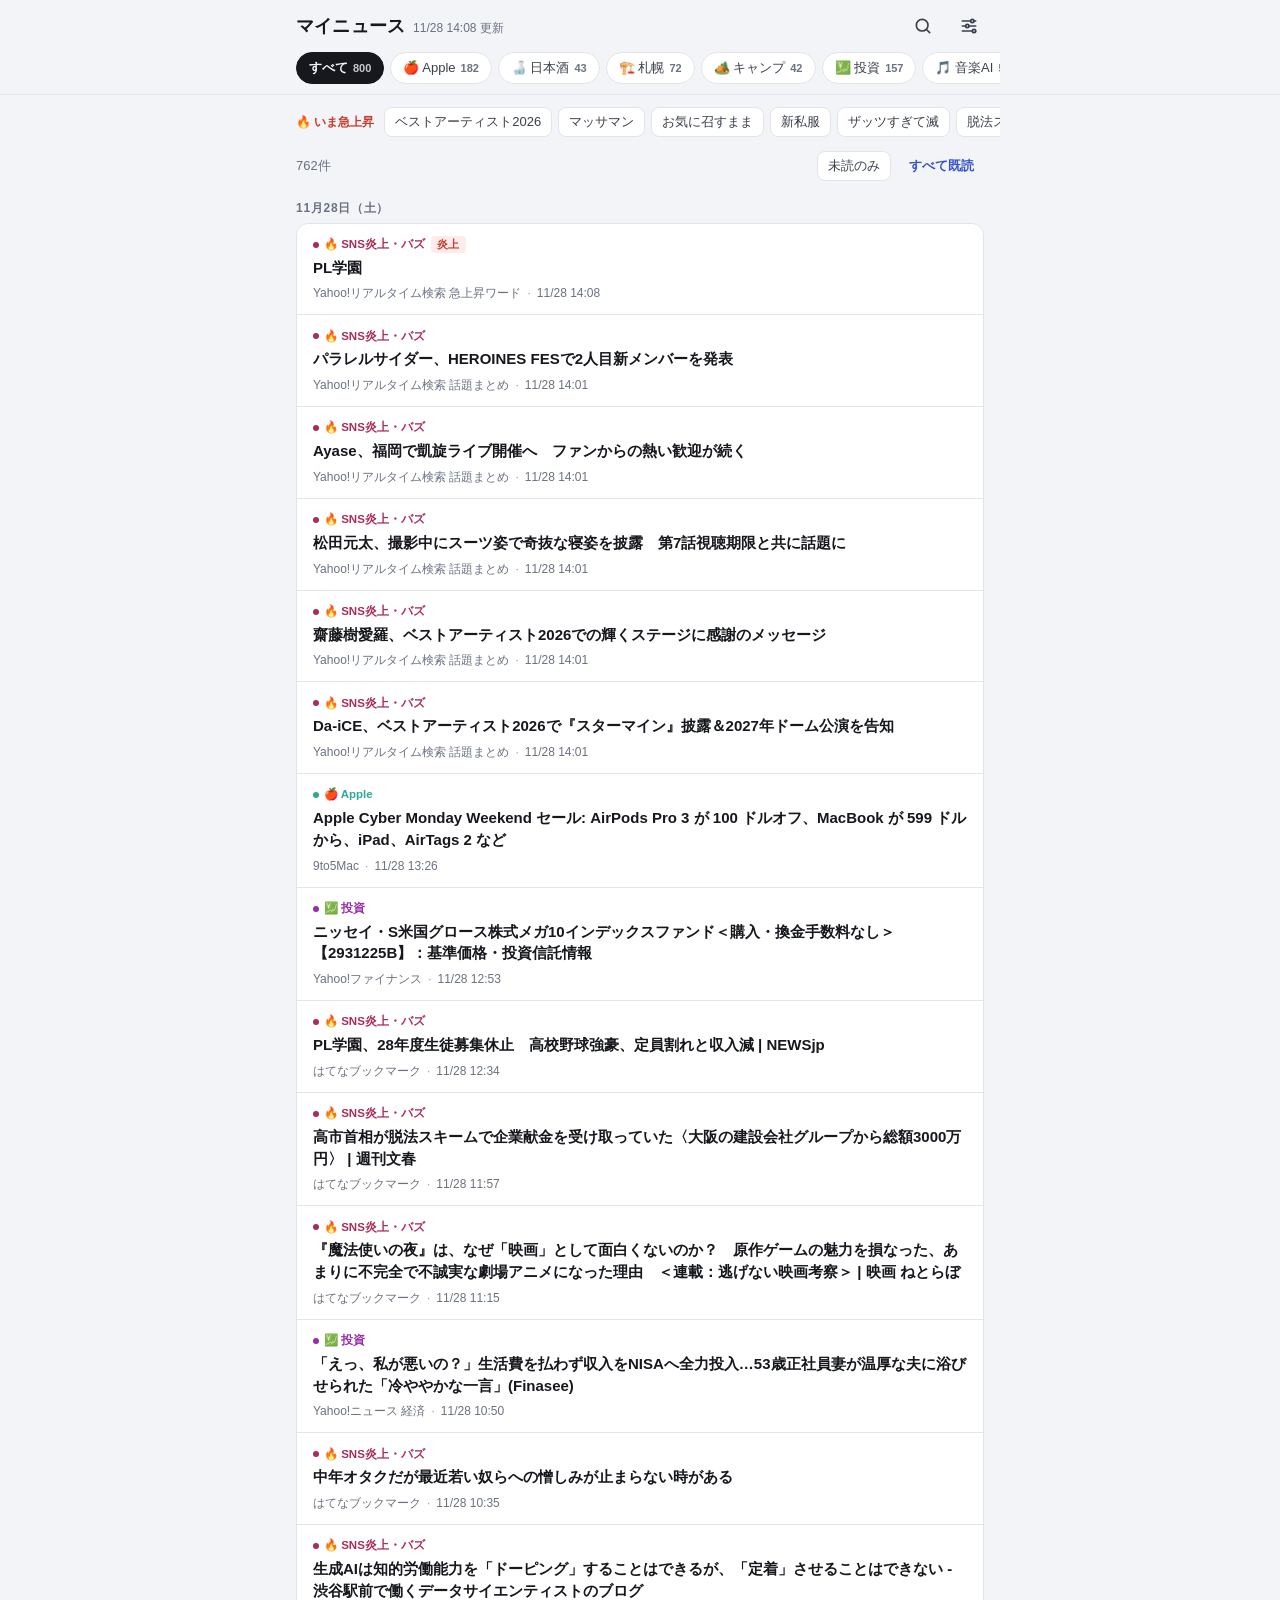
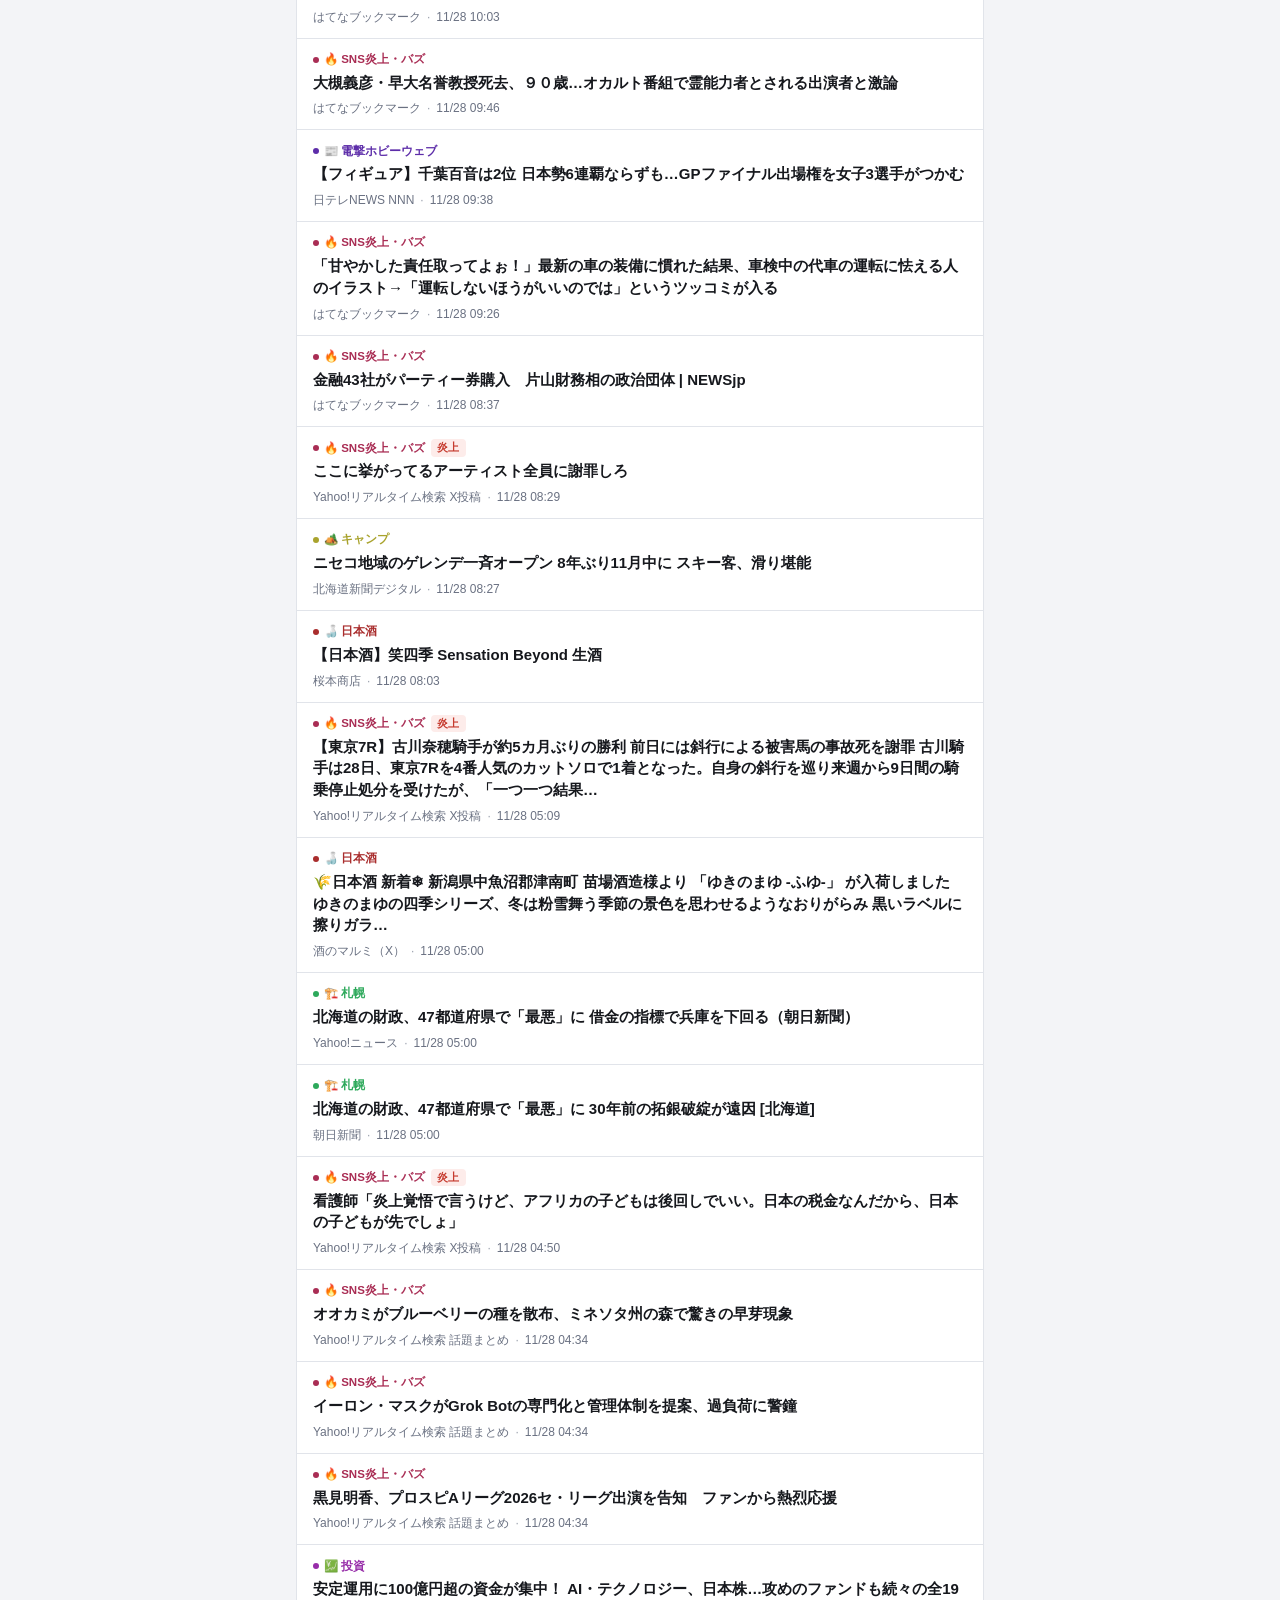
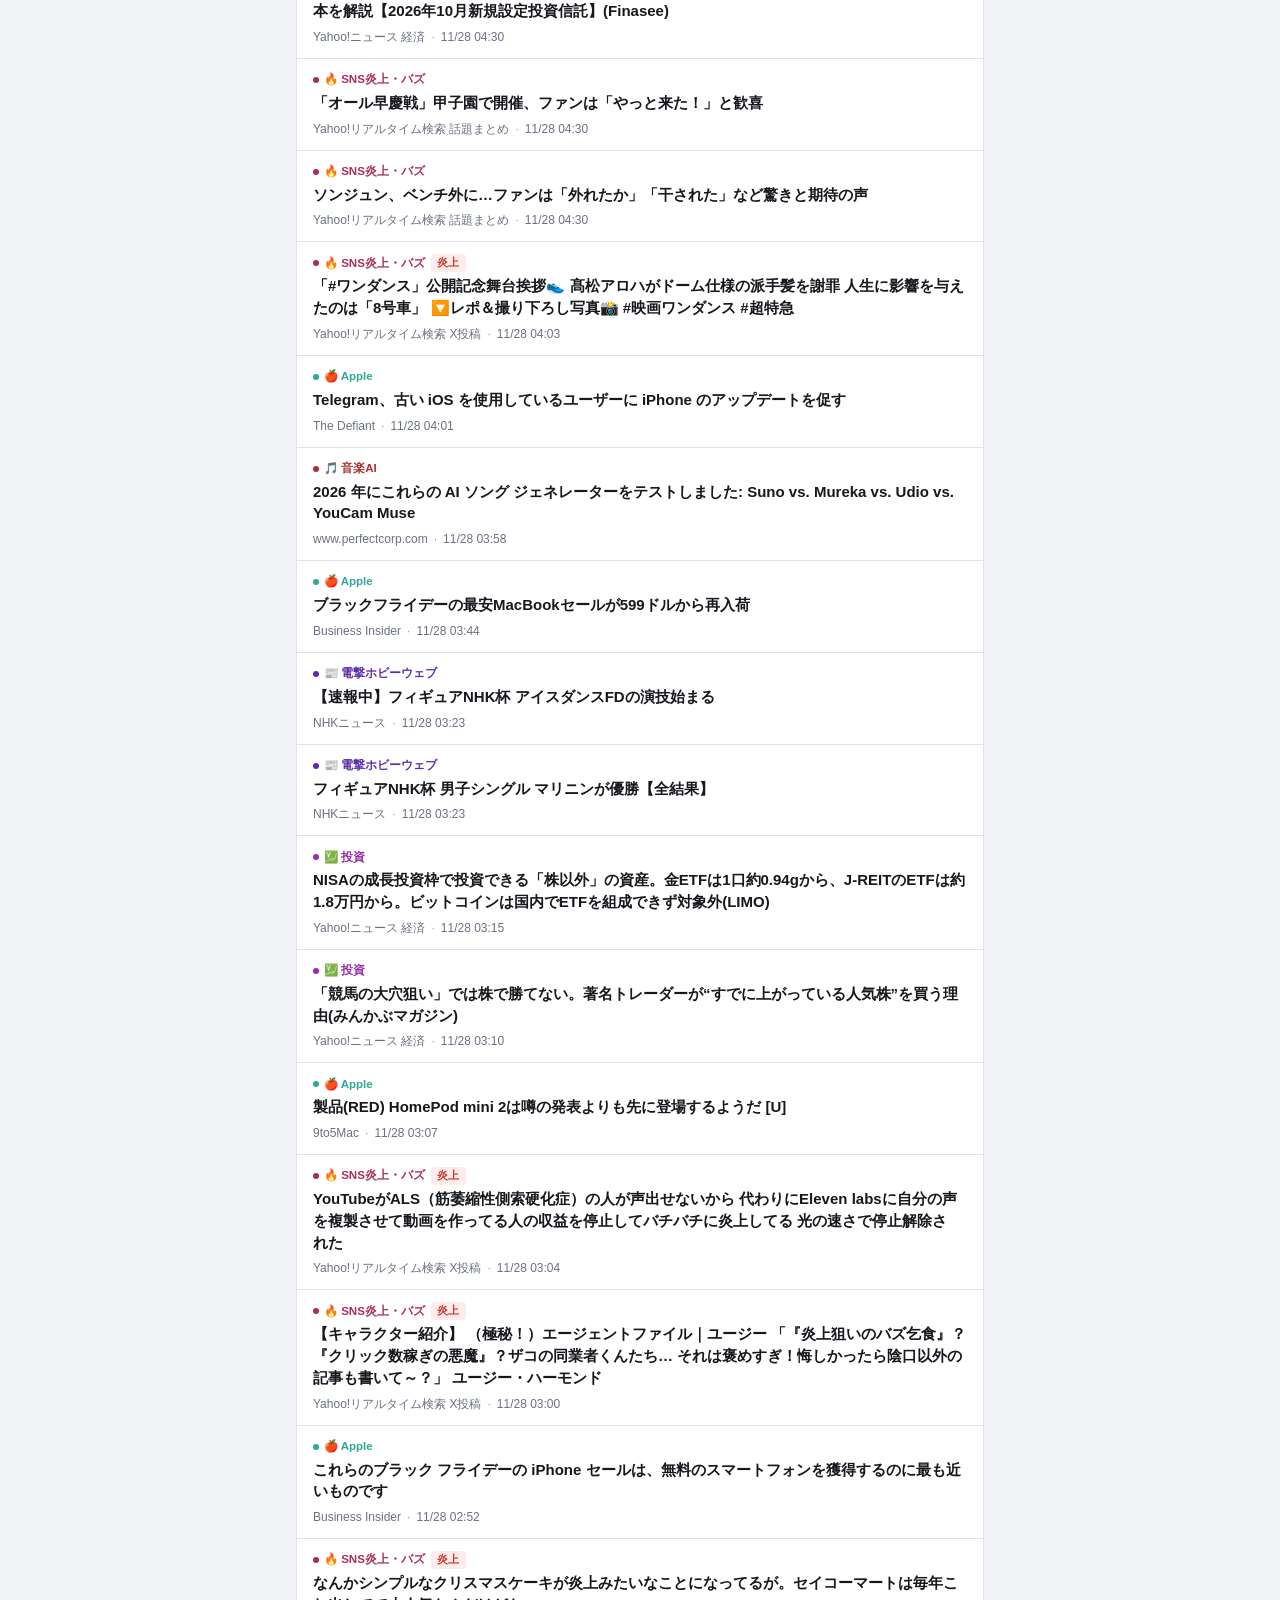
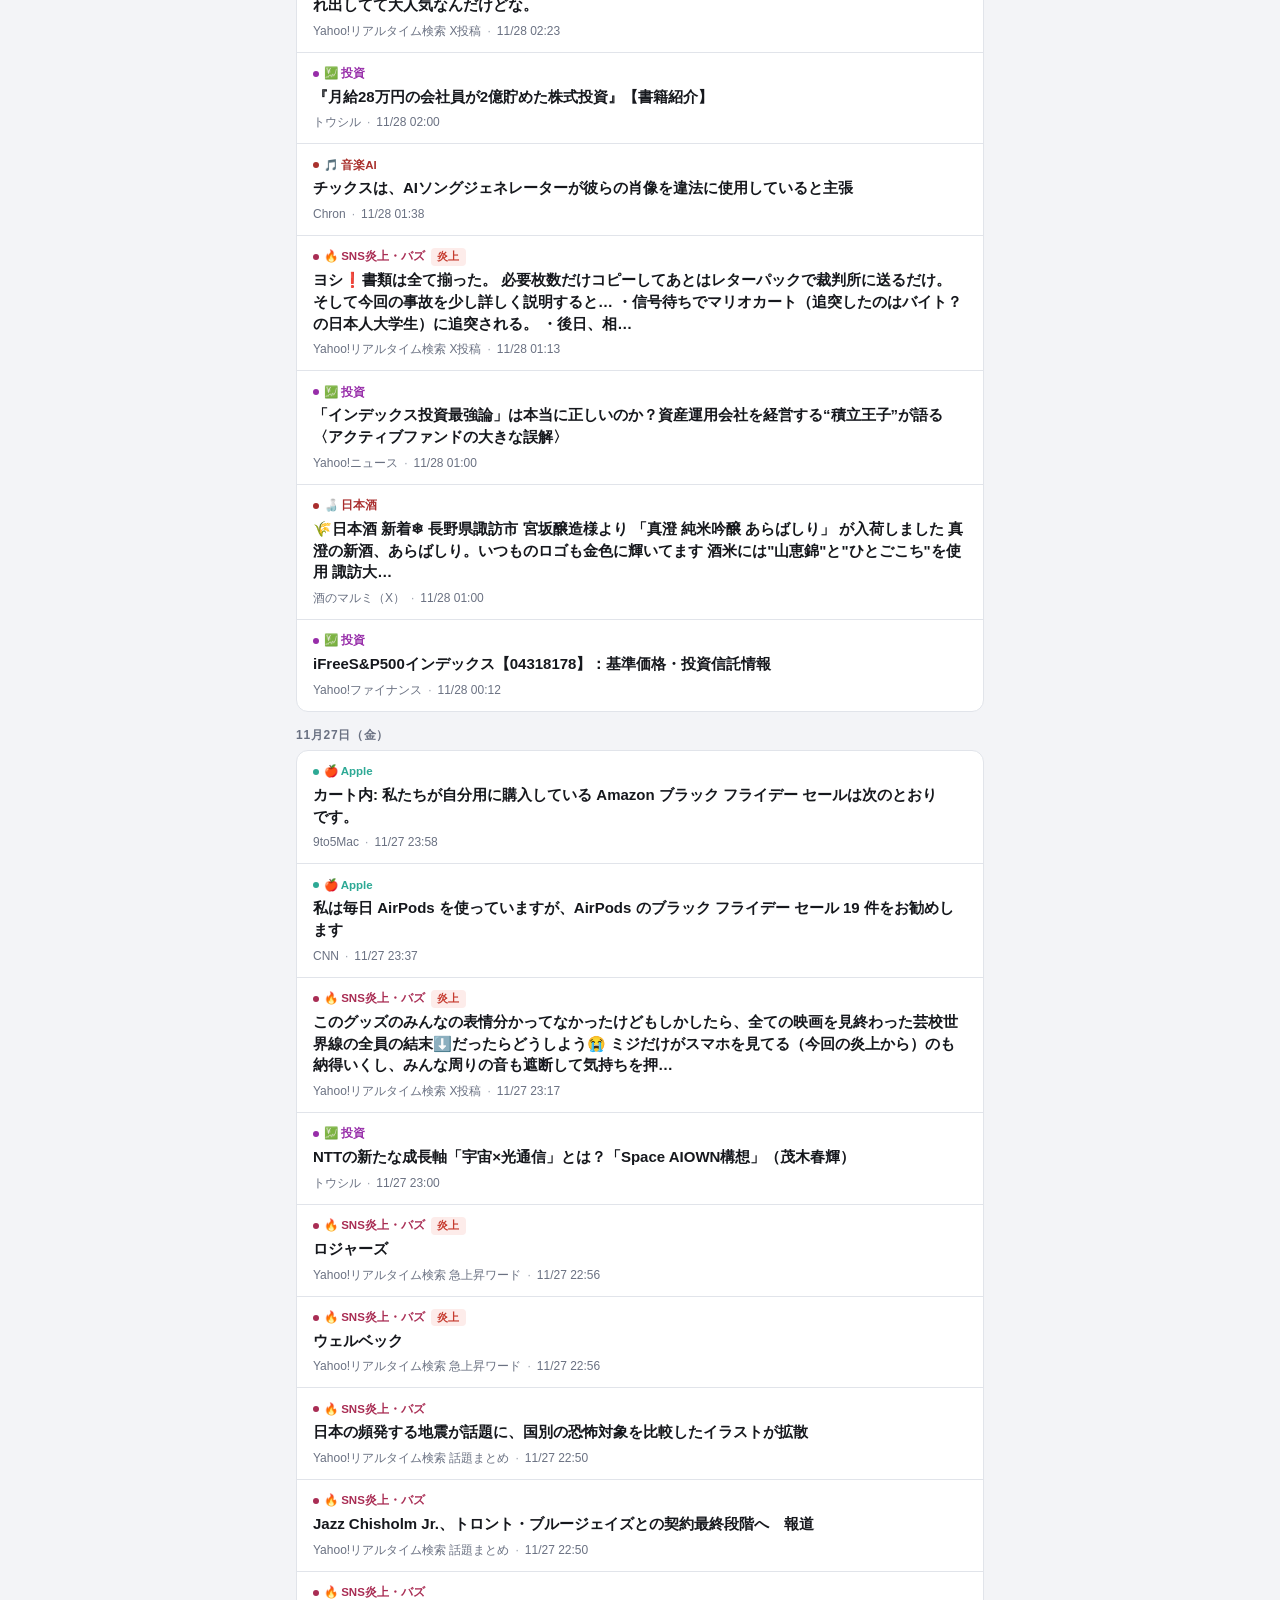
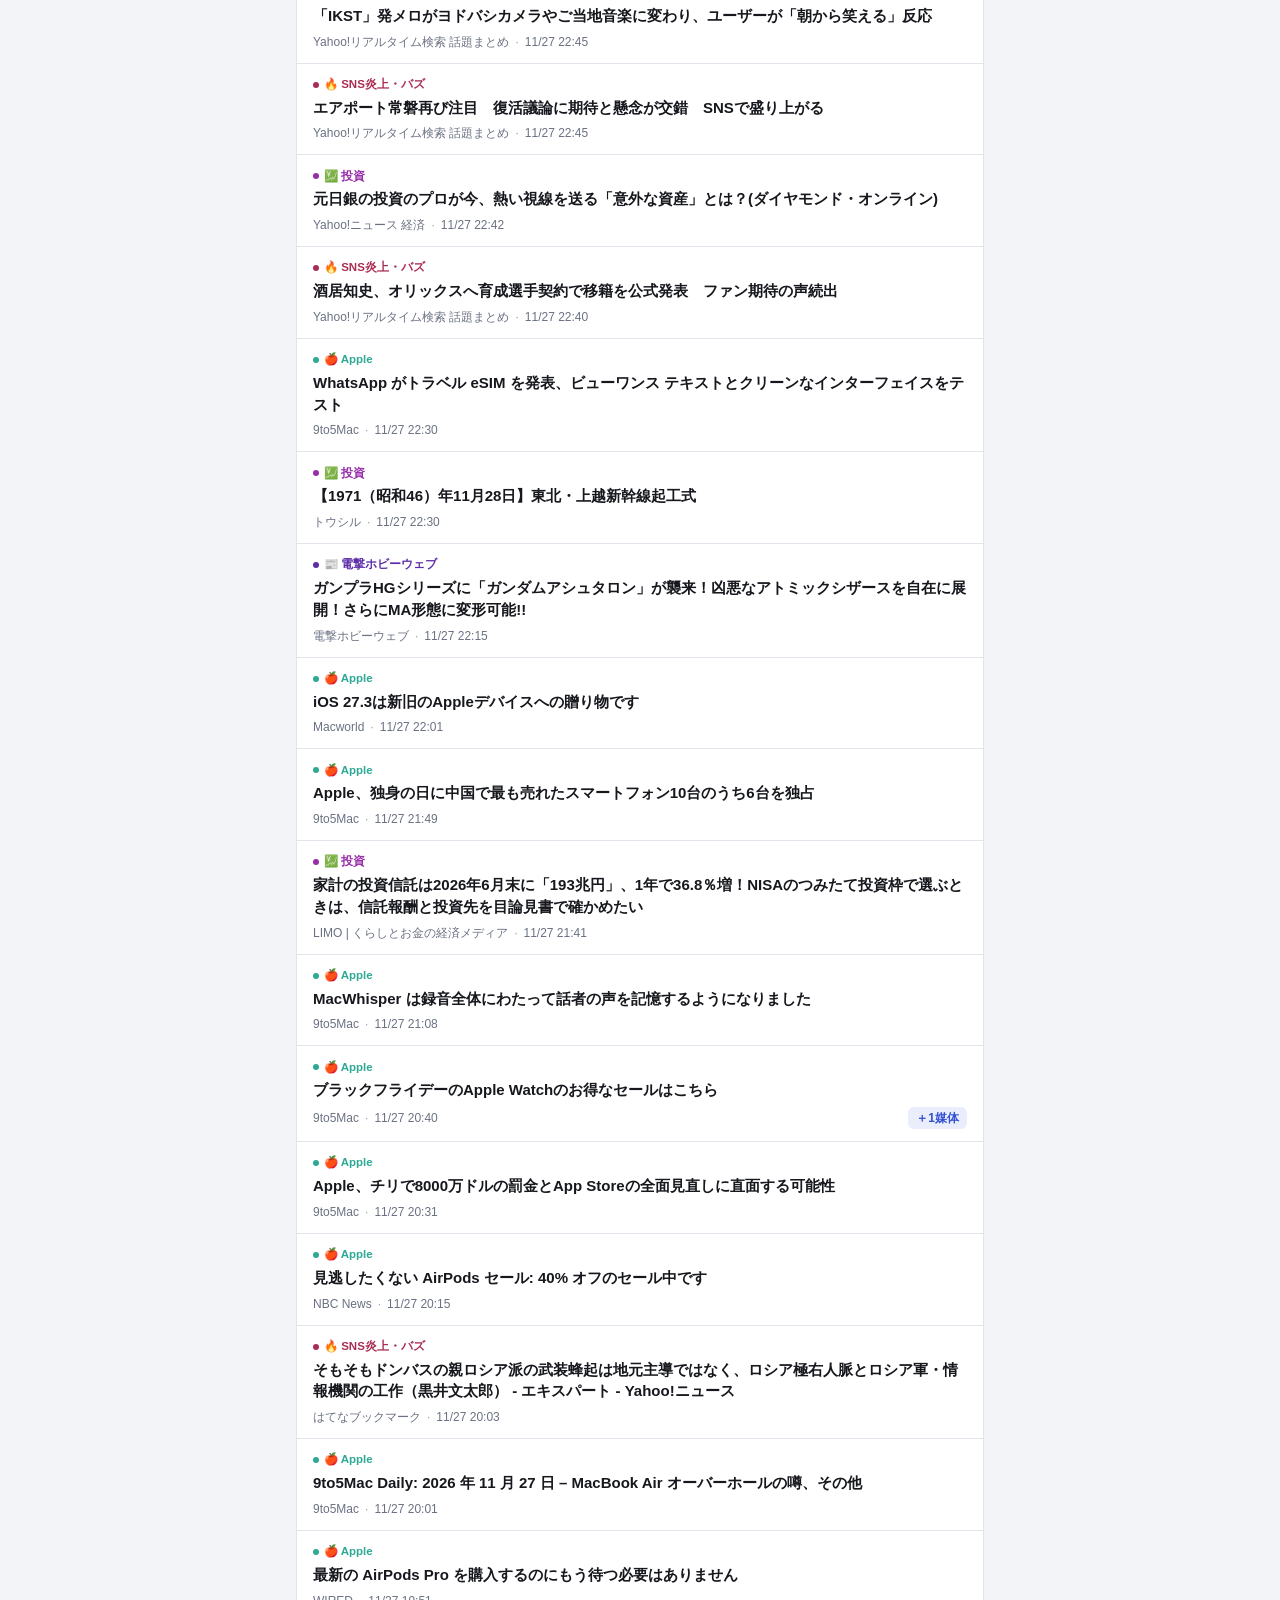
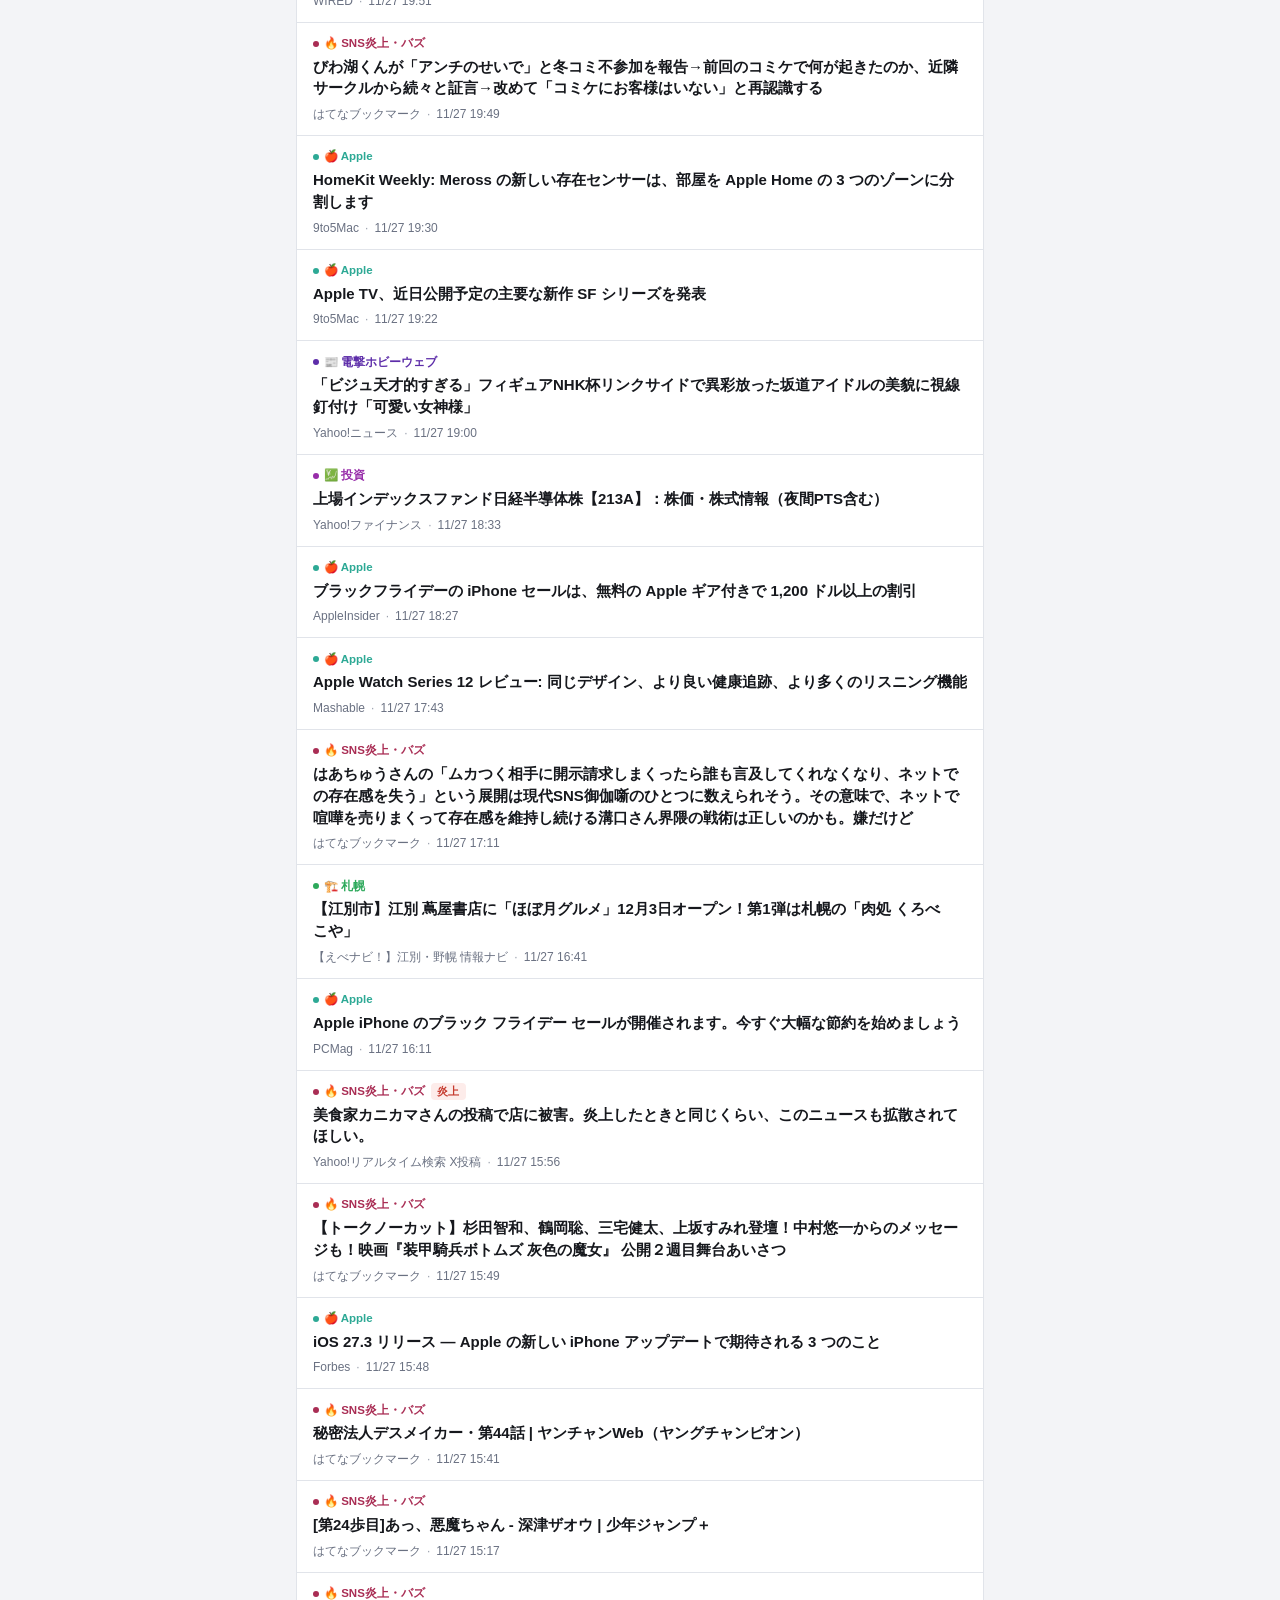
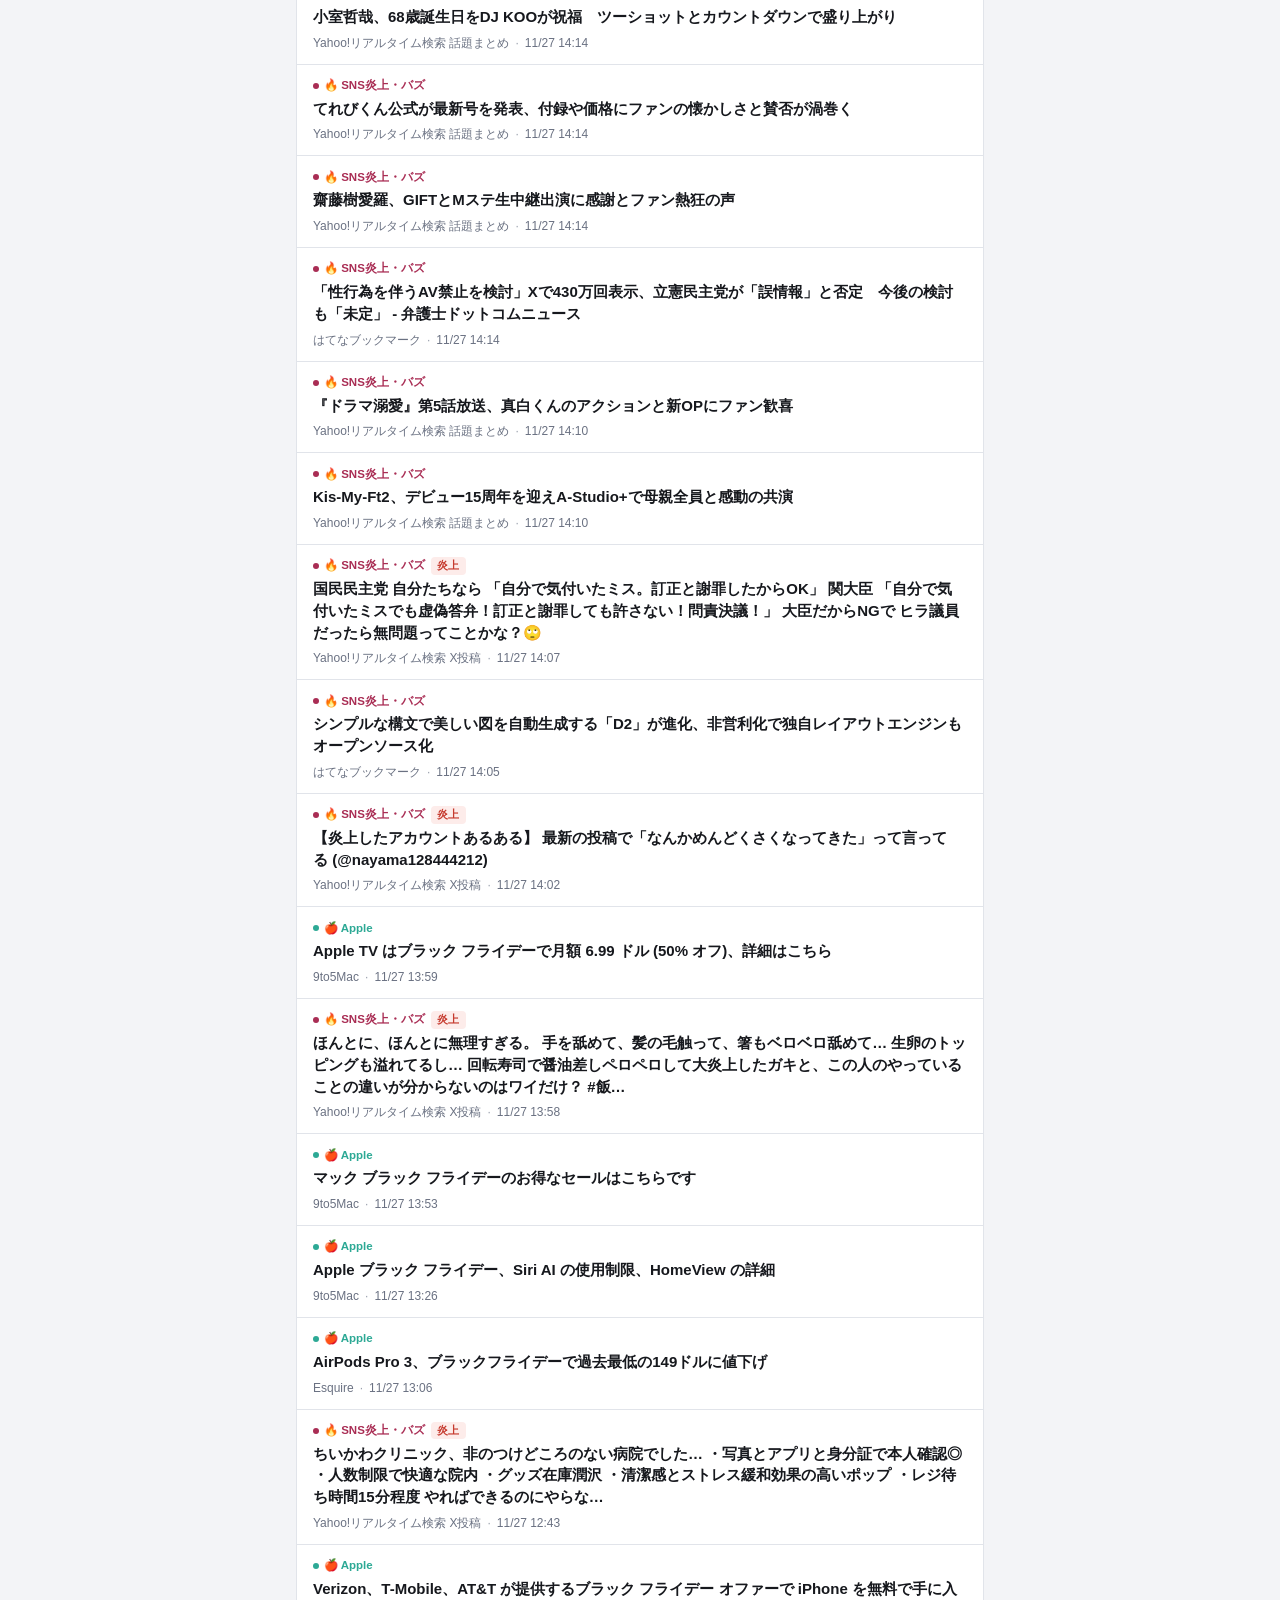
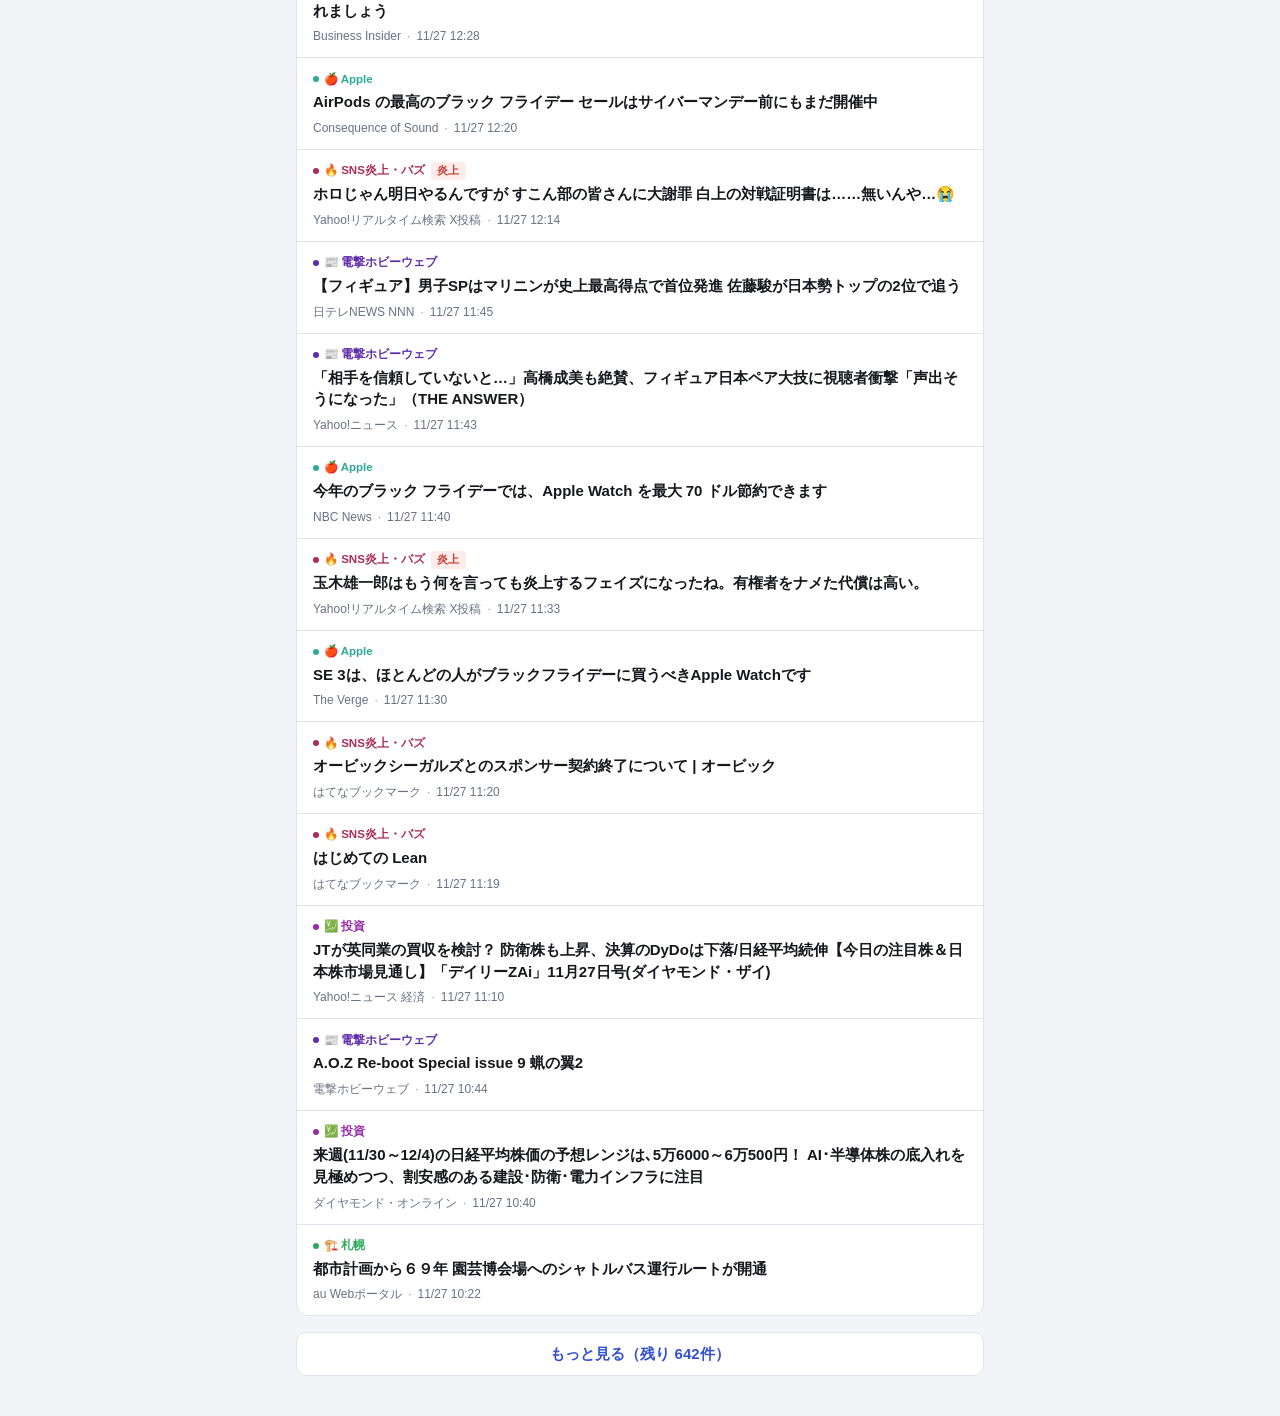
<file: docs/index.html>
<!DOCTYPE html>
<html lang="ja">
<head>
  <meta charset="UTF-8">
  <meta name="viewport" content="width=device-width, initial-scale=1.0, viewport-fit=cover">
  <meta name="theme-color" content="#f3f4f7" media="(prefers-color-scheme: light)">
  <meta name="theme-color" content="#0f1115" media="(prefers-color-scheme: dark)">
  <title>マイニュース</title>
  <link rel="icon" href="data:image/svg+xml,<svg xmlns='http://www.w3.org/2000/svg' viewBox='0 0 100 100'><text y='.9em' font-size='90'>📰</text></svg>">
  <link rel="stylesheet" href="assets/news.css?v=4">
</head>
<body>

<header class="topbar">
  <div class="wrap">
    <div class="topbar-row">
      <a class="brand" href="#">
        <h1>マイニュース</h1>
        <span class="stamp" id="stamp">読み込み中…</span>
      </a>
      <button class="icon-btn" id="search-toggle" type="button" aria-pressed="false" aria-label="検索">
        <svg viewBox="0 0 24 24" fill="none" stroke="currentColor" stroke-width="2" stroke-linecap="round"><circle cx="11" cy="11" r="7"/><path d="m20 20-3.5-3.5"/></svg>
      </button>
      <a class="icon-btn" id="settings-link" href="#settings" aria-label="カテゴリー管理">
        <svg viewBox="0 0 24 24" fill="none" stroke="currentColor" stroke-width="2" stroke-linecap="round" stroke-linejoin="round"><path d="M4 6h10M18 6h2M4 12h4M12 12h8M4 18h12M20 18h0"/><circle cx="16" cy="6" r="2"/><circle cx="10" cy="12" r="2"/><circle cx="18" cy="18" r="2"/></svg>
      </a>
    </div>
    <div class="search-row" id="search-row" hidden>
      <input type="search" id="search" placeholder="見出し・媒体名で検索" enterkeyhint="search" autocomplete="off">
    </div>
    <nav class="chips" id="chips" aria-label="カテゴリー"></nav>
  </div>
</header>

<main class="wrap" id="view-news">
  <section class="trends" id="trends" aria-label="いま急上昇のワード" hidden></section>
  <div class="toolbar">
    <span class="count" id="count"></span>
    <button class="toggle" id="unread-toggle" type="button" aria-pressed="false">未読のみ</button>
    <button class="text-btn" id="mark-all" type="button">すべて既読</button>
  </div>
  <div id="feed"><div class="loading">読み込み中…</div></div>
</main>

<main class="wrap" id="view-settings" hidden>
  <section class="settings" aria-labelledby="settings-title">
    <h2 id="settings-title">カテゴリー管理</h2>
    <p class="lead">追加・編集・削除を押すと、GitHub の「Issue（依頼票）」画面が入力済みで開きます。そこで「Create」（送信）を押すと、数分後にこのサイトへ反映されます。GitHub へのログインが必要です。</p>
    <div id="pending"></div>
    <button class="btn primary block" id="add-category" type="button">＋ カテゴリーを追加</button>
    <div id="category-list" class="settings" style="padding:0"></div>
    <p class="foot"><a class="text-btn" href="#">← ニュースに戻る</a></p>
  </section>
</main>

<dialog class="sheet" id="sheet">
  <form id="category-form" method="dialog" novalidate>
    <h2 id="sheet-title">カテゴリーを追加</h2>
    <div class="inline">
      <label class="field">
        <span>絵文字</span>
        <input name="emoji" maxlength="8" placeholder="📰">
      </label>
      <label class="field">
        <span>名前</span>
        <input name="name" maxlength="30" required placeholder="例: ラーメン">
      </label>
    </div>
    <label class="field">
      <span>検索キーワード</span>
      <textarea name="keywords" placeholder="例:&#10;札幌 ラーメン 新店&#10;札幌 ラーメン オープン"></textarea>
      <small>1行に1つ。Google ニュースでこの語を検索します。空白で区切ると「両方を含む」記事になります。</small>
    </label>
    <label class="field">
      <span>除外ワード（任意）</span>
      <textarea name="exclude" placeholder="例:&#10;閉店&#10;事故"></textarea>
      <small>この語を含む記事は取り込みません。1行に1つ。</small>
    </label>
    <div class="field">
      <span>記事の言語</span>
      <div class="seg" role="radiogroup">
        <label><input type="radio" name="lang" value="ja" checked><span>日本語</span></label>
        <label><input type="radio" name="lang" value="en"><span>英語（日本語に翻訳）</span></label>
      </div>
    </div>
    <label class="check"><input type="checkbox" name="notify"> 新着をスマホに通知する</label>
    <details class="adv">
      <summary>RSS を追加する（上級者向け・任意）</summary>
      <div class="adv-body">
        <label class="field">
          <span>RSS の名前</span>
          <input name="feed_name" placeholder="例: PR TIMES">
        </label>
        <label class="field">
          <span>RSS の URL</span>
          <input name="feed_url" type="url" inputmode="url" placeholder="https://…">
        </label>
        <label class="field">
          <span>取り込む記事の条件（任意）</span>
          <textarea name="feed_match" placeholder="例:&#10;ラーメン 札幌"></textarea>
          <small>どれかの語を含む記事だけ取り込みます。1行に1つ。空なら全部。</small>
        </label>
      </div>
    </details>
    <p class="err" id="form-error" hidden></p>
    <div class="sheet-actions">
      <button class="btn" type="button" id="sheet-cancel">やめる</button>
      <button class="btn primary" type="submit" id="sheet-submit">GitHub で送信へ</button>
    </div>
  </form>
</dialog>

<script src="assets/news.js?v=6"></script>
</body>
</html>
</file>
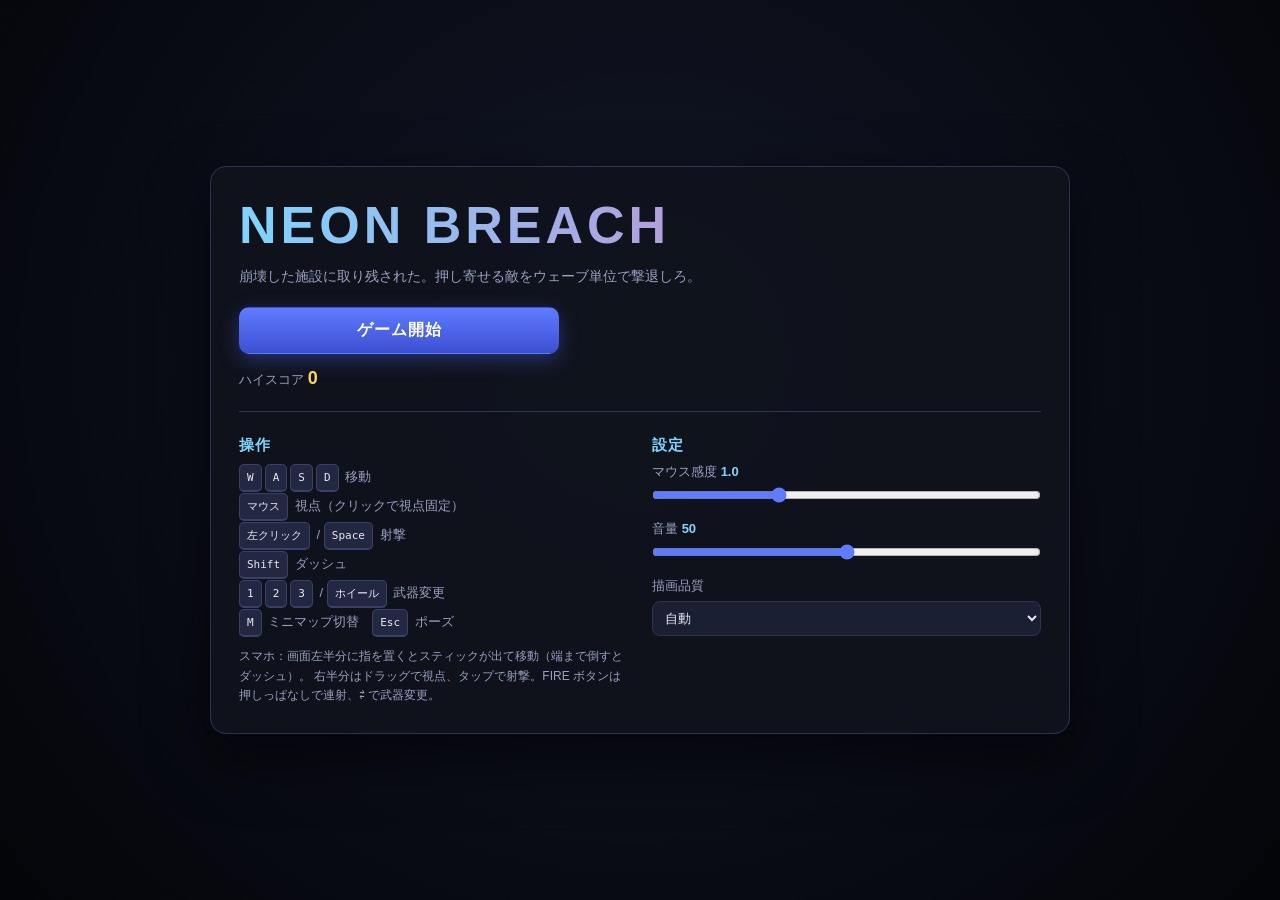
<file: docs/fps/index.html>
<!DOCTYPE html>
<html lang="ja">
<head>
  <meta charset="UTF-8">
  <meta name="viewport" content="width=device-width, initial-scale=1.0, viewport-fit=cover, user-scalable=no">
  <meta name="description" content="ブラウザだけで遊べるレイキャスティング方式の FPS シューティング。押し寄せる敵をウェーブ制で迎え撃つ。">
  <meta name="theme-color" content="#0f1117">
  <title>NEON BREACH — FPS シューティング</title>
  <link rel="icon" href="data:image/svg+xml,<svg xmlns='http://www.w3.org/2000/svg' viewBox='0 0 100 100'><text y='.9em' font-size='90'>🔫</text></svg>">
  <link rel="stylesheet" href="styles.css">
</head>
<body>
  <canvas id="view"></canvas>

  <!-- スマホ用の操作ボタン -->
  <div id="touchUi" hidden>
    <button type="button" id="btnFire" class="touch-btn fire" aria-label="撃つ">FIRE</button>
    <button type="button" id="btnSwap" class="touch-btn swap" aria-label="武器切替">⇄</button>
    <button type="button" id="btnPause" class="touch-btn pause" aria-label="ポーズ">❚❚</button>
    <div id="stickHint" class="stick-hint">左：移動　右：ドラッグで視点／タップで射撃</div>
  </div>

  <!-- タイトル -->
  <section id="screen-title" class="screen">
    <div class="panel">
      <h1>NEON BREACH</h1>
      <p class="lead">崩壊した施設に取り残された。押し寄せる敵をウェーブ単位で撃退しろ。</p>
      <button type="button" id="btnStart" class="primary">ゲーム開始</button>
      <button type="button" id="btnFullscreen" class="ghost" hidden>全画面で遊ぶ</button>
      <div class="hiscore">ハイスコア <strong id="titleHiscore">0</strong></div>

      <div class="cols">
        <div>
          <h2>操作</h2>
          <ul class="keys">
            <li><kbd>W</kbd><kbd>A</kbd><kbd>S</kbd><kbd>D</kbd> 移動</li>
            <li><kbd>マウス</kbd> 視点（クリックで視点固定）</li>
            <li><kbd>左クリック</kbd> / <kbd>Space</kbd> 射撃</li>
            <li><kbd>Shift</kbd> ダッシュ</li>
            <li><kbd>1</kbd><kbd>2</kbd><kbd>3</kbd> / <kbd>ホイール</kbd> 武器変更</li>
            <li><kbd>M</kbd> ミニマップ切替　<kbd>Esc</kbd> ポーズ</li>
          </ul>
          <p class="note">
            スマホ：画面左半分に指を置くとスティックが出て移動（端まで倒すとダッシュ）。
            右半分はドラッグで視点、タップで射撃。FIRE ボタンは押しっぱなしで連射、⇄ で武器変更。
          </p>
        </div>
        <div>
          <h2>設定</h2>
          <label class="field">マウス感度 <span id="sensValue">1.0</span>
            <input type="range" id="sens" min="0.3" max="2.5" step="0.1" value="1">
          </label>
          <label class="field">音量 <span id="volValue">50</span>
            <input type="range" id="vol" min="0" max="100" step="5" value="50">
          </label>
          <label class="field">描画品質
            <select id="quality">
              <option value="auto" selected>自動</option>
              <option value="0.4">低（軽い）</option>
              <option value="0.55">中</option>
              <option value="0.8">高（きれい）</option>
            </select>
          </label>
        </div>
      </div>
    </div>
  </section>

  <!-- ポーズ -->
  <section id="screen-pause" class="screen" hidden>
    <div class="panel narrow">
      <h1>PAUSE</h1>
      <p class="lead">クリック（またはタップ）でゲームに戻る。</p>
      <button type="button" id="btnResume" class="primary">再開</button>
      <button type="button" id="btnQuit" class="ghost">タイトルに戻る</button>
    </div>
  </section>

  <!-- ゲームオーバー -->
  <section id="screen-gameover" class="screen" hidden>
    <div class="panel narrow">
      <h1 class="dead">GAME OVER</h1>
      <dl class="result">
        <div><dt>スコア</dt><dd id="resScore">0</dd></div>
        <div><dt>到達ウェーブ</dt><dd id="resWave">0</dd></div>
        <div><dt>撃破数</dt><dd id="resKills">0</dd></div>
        <div><dt>命中率</dt><dd id="resAcc">0%</dd></div>
        <div><dt>生存時間</dt><dd id="resTime">0:00</dd></div>
        <div><dt>ハイスコア</dt><dd id="resHiscore">0</dd></div>
      </dl>
      <button type="button" id="btnRetry" class="primary">もう一度</button>
      <button type="button" id="btnTitle" class="ghost">タイトルへ</button>
    </div>
  </section>

  <script type="module" src="js/main.js"></script>
</body>
</html>
</file>
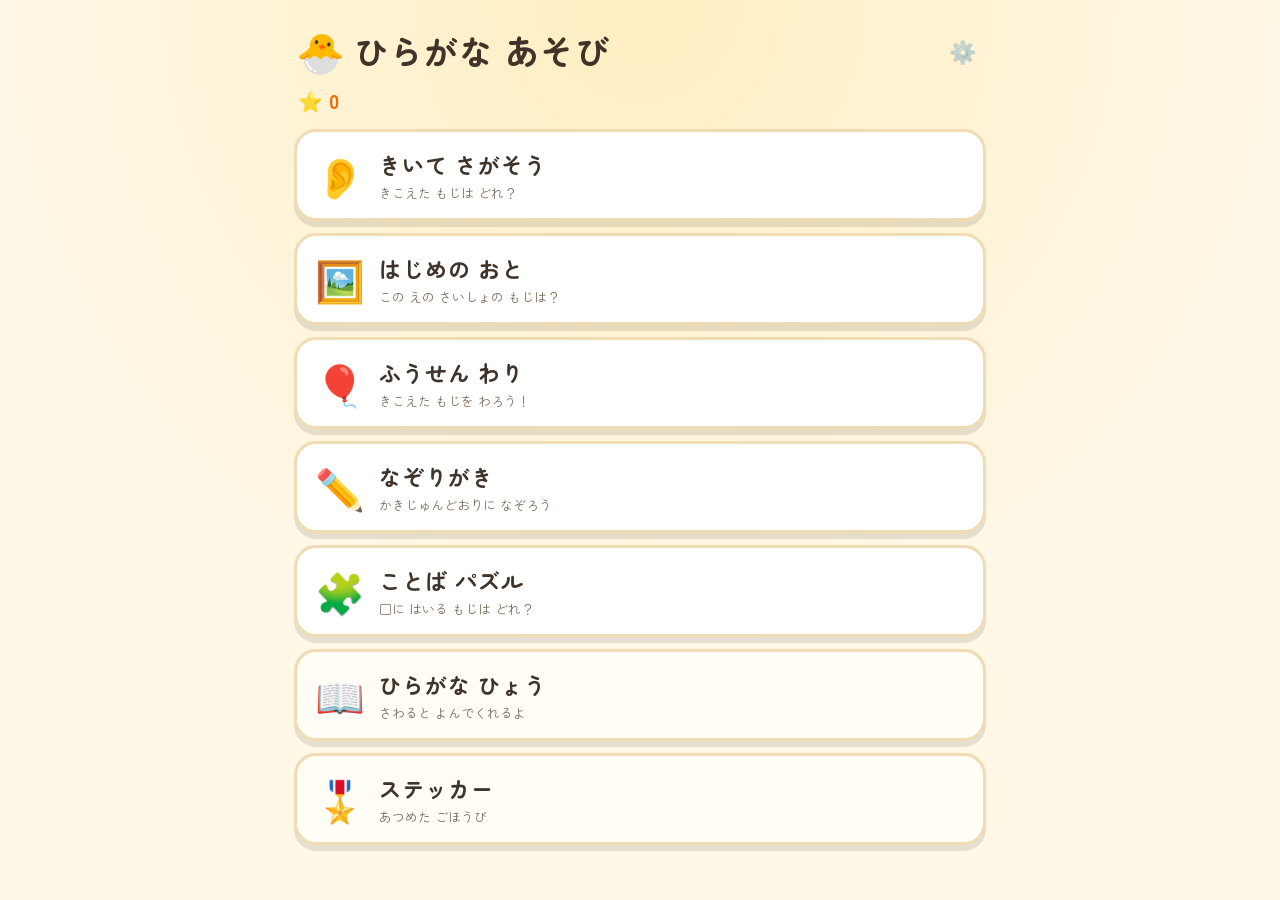
<file: docs/hiragana/index.html>
<!DOCTYPE html>
<html lang="ja">
<head>
  <meta charset="UTF-8">
  <meta name="viewport" content="width=device-width, initial-scale=1.0, viewport-fit=cover, user-scalable=no">
  <meta name="description" content="3〜4歳がひらがなを読めるようになるための、音声つきの知育ゲーム。文字が読めなくても遊べます。">
  <meta name="theme-color" content="#ffb300">
  <title>ひらがな あそび</title>
  <link rel="manifest" href="manifest.webmanifest">
  <link rel="icon" href="data:image/svg+xml,<svg xmlns='http://www.w3.org/2000/svg' viewBox='0 0 100 100'><text y='.9em' font-size='90'>🐣</text></svg>">
  <link rel="preconnect" href="https://fonts.gstatic.com" crossorigin>
  <link rel="stylesheet" href="https://fonts.googleapis.com/css2?family=Zen+Maru+Gothic:wght@500;700&display=swap">
  <link rel="stylesheet" href="styles.css">
</head>
<body>
  <!-- ── ホーム ── -->
  <section id="screen-home" class="screen">
    <header class="home-head">
      <h1><span class="chick" aria-hidden="true">🐣</span>ひらがな あそび</h1>
      <button type="button" id="openSettings" class="gear" aria-label="おうちの人のせってい">⚙️</button>
    </header>

    <p class="stars-line"><span aria-hidden="true">⭐</span><span id="homeStars">0</span></p>

    <div class="menu">
      <button type="button" class="menu-btn" data-mode="listen">
        <span class="menu-emoji" aria-hidden="true">👂</span>
        <span class="menu-text"><b>きいて さがそう</b><small>きこえた もじは どれ？</small></span>
      </button>
      <button type="button" class="menu-btn" data-mode="picture">
        <span class="menu-emoji" aria-hidden="true">🖼️</span>
        <span class="menu-text"><b>はじめの おと</b><small>この えの さいしょの もじは？</small></span>
      </button>
      <button type="button" class="menu-btn" data-screen="balloon">
        <span class="menu-emoji" aria-hidden="true">🎈</span>
        <span class="menu-text"><b>ふうせん わり</b><small>きこえた もじを わろう！</small></span>
      </button>
      <button type="button" class="menu-btn" data-screen="write">
        <span class="menu-emoji" aria-hidden="true">✏️</span>
        <span class="menu-text"><b>なぞりがき</b><small>かきじゅんどおりに なぞろう</small></span>
      </button>
      <button type="button" class="menu-btn" data-mode="word">
        <span class="menu-emoji" aria-hidden="true">🧩</span>
        <span class="menu-text"><b>ことば パズル</b><small>□に はいる もじは どれ？</small></span>
      </button>
      <button type="button" class="menu-btn menu-sub" data-screen="table">
        <span class="menu-emoji" aria-hidden="true">📖</span>
        <span class="menu-text"><b>ひらがな ひょう</b><small>さわると よんでくれるよ</small></span>
      </button>
      <button type="button" class="menu-btn menu-sub" data-screen="stickers">
        <span class="menu-emoji" aria-hidden="true">🎖️</span>
        <span class="menu-text"><b>ステッカー</b><small>あつめた ごほうび</small></span>
      </button>
    </div>
  </section>

  <!-- ── ゲーム ── -->
  <section id="screen-game" class="screen" hidden>
    <header class="game-head">
      <button type="button" class="home-btn" data-home aria-label="おうちにもどる">🏠</button>
      <div class="dots" id="dots" aria-hidden="true"></div>
      <span class="star-count"><span aria-hidden="true">⭐</span><span id="gameStars">0</span></span>
    </header>

    <div class="stage">
      <div id="prompt" class="prompt"></div>
      <div id="choices" class="choices"></div>
      <p id="hint" class="hint" role="status"></p>
    </div>
  </section>

  <!-- ── ふうせんわり（アクション） ── -->
  <section id="screen-balloon" class="screen" hidden>
    <header class="game-head">
      <button type="button" class="home-btn" data-home aria-label="おうちにもどる">🏠</button>
      <div class="dots" id="balloonDots" aria-hidden="true"></div>
      <span class="star-count"><span aria-hidden="true">⭐</span><span id="balloonStars">0</span></span>
    </header>
    <div class="target-chip" id="balloonTarget"></div>
    <div class="sky-wrap">
      <div class="sky" id="sky"></div>
      <div class="ground" aria-hidden="true"></div>
    </div>
  </section>

  <!-- ── なぞりがき（書き順） ── -->
  <section id="screen-write" class="screen" hidden>
    <header class="game-head">
      <button type="button" class="home-btn" data-home aria-label="おうちにもどる">🏠</button>
      <div class="dots" id="writeCount" aria-hidden="true"></div>
      <span class="star-count"><span aria-hidden="true">⭐</span><span id="writeStars">0</span></span>
    </header>
    <div class="write-wrap">
      <div class="write-word" id="writeWord"></div>
      <svg id="writePad" viewBox="0 0 109 109" role="img" aria-label="なぞりがきの ますめ">
        <rect x="1" y="1" width="107" height="107" rx="8" class="pad-bg"/>
        <line x1="54.5" y1="4" x2="54.5" y2="105" class="pad-grid"/>
        <line x1="4" y1="54.5" x2="105" y2="54.5" class="pad-grid"/>
        <g id="wGuide"></g>
        <path id="wCurrent" class="s-current"/>
        <g id="wDone"></g>
        <g id="wStart"></g>
        <path id="wInk" class="s-ink"/>
        <circle id="wDot" class="s-dot" r="5" cx="-10" cy="-10"/>
      </svg>
      <div class="write-actions">
        <button type="button" id="writeDemo" class="write-btn"><span aria-hidden="true">👀</span> おてほん</button>
        <button type="button" id="writeNext" class="write-btn"><span aria-hidden="true">▶</span> つぎの もじ</button>
      </div>
    </div>
  </section>

  <!-- ── ひらがなひょう ── -->
  <section id="screen-table" class="screen" hidden>
    <header class="game-head">
      <button type="button" class="home-btn" data-home aria-label="おうちにもどる">🏠</button>
      <h2 class="screen-title">ひらがな ひょう</h2>
      <span class="star-count"><span aria-hidden="true">⭐</span><span id="tableStars">0</span></span>
    </header>
    <div id="kanaTable" class="kana-table"></div>
    <div id="tableCard" class="table-card" hidden></div>
  </section>

  <!-- ── ステッカー ── -->
  <section id="screen-stickers" class="screen" hidden>
    <header class="game-head">
      <button type="button" class="home-btn" data-home aria-label="おうちにもどる">🏠</button>
      <h2 class="screen-title">ステッカー</h2>
      <span class="star-count"><span aria-hidden="true">⭐</span><span id="stickerStars">0</span></span>
    </header>
    <p class="sticker-note">ほしを 10こ あつめると、ステッカーが 1まい もらえるよ！</p>
    <div id="stickerBoard" class="sticker-board"></div>
  </section>

  <!-- ── おうちの人のせってい ── -->
  <section id="screen-settings" class="screen" hidden>
    <header class="game-head">
      <button type="button" class="home-btn" data-home aria-label="もどる">🏠</button>
      <h2 class="screen-title">おうちの人へ</h2>
      <span></span>
    </header>
    <div class="settings">
      <div class="card">
        <h3>いまの ようす</h3>
        <p id="summaryLine" class="summary-line"></p>
        <div id="summaryTable" class="mini-table"></div>
        <p class="legend">
          <span class="sw lv0"></span>まだ
          <span class="sw lv1"></span>みた
          <span class="sw lv2"></span>できる
          <span class="sw lv3"></span>とくい
        </p>
      </div>

      <div class="card">
        <h3>出題する ひらがな</h3>
        <label class="row"><input type="radio" name="rowMode" value="auto"> できたら つぎの行が でてくる（おすすめ）</label>
        <label class="row"><input type="radio" name="rowMode" value="custom"> 行を えらぶ</label>
        <div id="rowPicker" class="row-picker"></div>
      </div>

      <div class="card">
        <h3>音</h3>
        <label class="row"><input type="checkbox" id="soundToggle"> こうかおん を ならす</label>
        <label class="row"><input type="checkbox" id="repeatToggle"> もじを 2回 くりかえして よむ</label>
        <label class="row">よみあげの はやさ
          <input type="range" id="rateRange" min="0.5" max="1.2" step="0.05">
          <output id="rateOut"></output>
        </label>
        <label class="row">こえ
          <select id="voiceSelect"><option value="">じどう</option></select>
        </label>
        <div class="row"><button type="button" id="tryVoice" class="write-btn">🔊 「あ」を きいてみる</button></div>
        <p id="voiceWarn" class="warn" hidden>この端末には日本語の音声が見つかりませんでした。iOS/Android の「設定 → 読み上げ」で日本語の音声を追加すると読み上げできます。</p>
      </div>

      <div class="card">
        <h3>きろく</h3>
        <button type="button" id="resetBtn" class="danger">さいしょから やりなおす</button>
        <p class="fine">きろくは この端末の中だけに保存されます。</p>
      </div>
    </div>
  </section>

  <div id="celebrate" class="celebrate" hidden aria-live="polite"></div>

  <script type="module" src="js/app.js"></script>
</body>
</html>
</file>
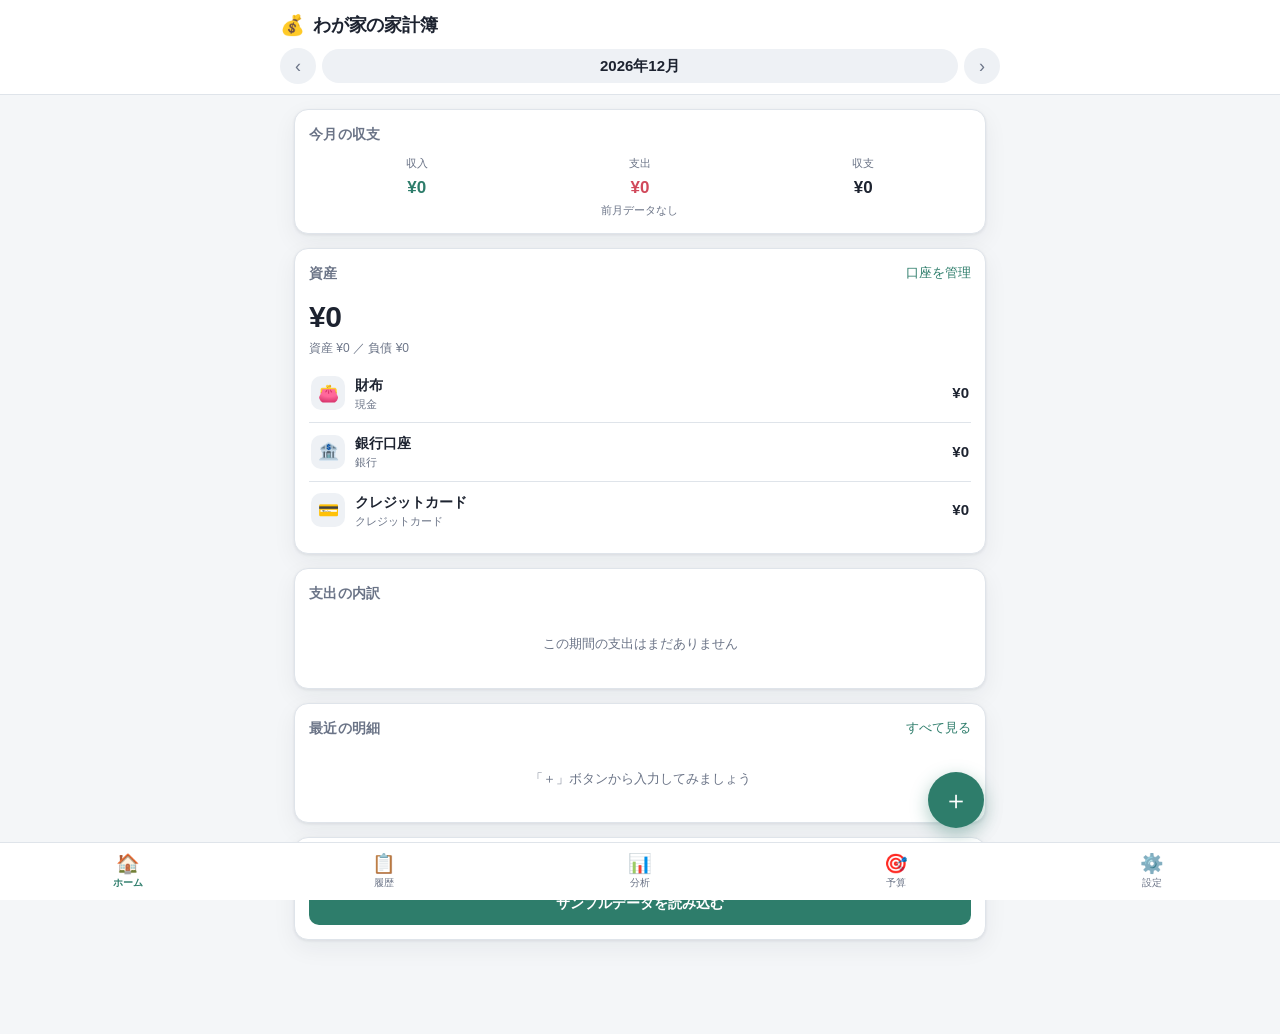
<file: docs/kakeibo/index.html>
<!DOCTYPE html>
<html lang="ja">
<head>
  <meta charset="UTF-8">
  <meta name="viewport" content="width=device-width, initial-scale=1.0, viewport-fit=cover">
  <meta name="description" content="口座・カテゴリ・予算・資産推移をまとめて管理できる家計簿アプリ。データは端末内にのみ保存されます。">
  <meta name="theme-color" content="#2e7d6b">
  <title>かけいぼ</title>
  <link rel="manifest" href="manifest.webmanifest">
  <link rel="icon" href="data:image/svg+xml,<svg xmlns='http://www.w3.org/2000/svg' viewBox='0 0 100 100'><text y='.9em' font-size='90'>💰</text></svg>">
  <link rel="stylesheet" href="styles.css">
</head>
<body>
  <header class="app-header">
    <div class="header-inner">
      <div class="app-title">
        <span class="app-logo" aria-hidden="true">💰</span>
        <h1 id="appName">かけいぼ</h1>
      </div>
      <div class="period-nav">
        <button type="button" id="prevPeriod" class="icon-btn" aria-label="前の月">‹</button>
        <button type="button" id="periodLabel" class="period-label" aria-label="今月に戻る">—</button>
        <button type="button" id="nextPeriod" class="icon-btn" aria-label="次の月">›</button>
      </div>
    </div>
  </header>

  <main id="main">
    <section id="view-home" class="view" data-view="home"></section>
    <section id="view-list" class="view" data-view="list" hidden></section>
    <section id="view-analysis" class="view" data-view="analysis" hidden></section>
    <section id="view-budget" class="view" data-view="budget" hidden></section>
    <section id="view-settings" class="view" data-view="settings" hidden></section>
  </main>

  <button type="button" id="fab" class="fab" aria-label="入力する">＋</button>

  <nav class="tabbar" aria-label="メインメニュー">
    <button type="button" class="tab is-active" data-target="home"><span aria-hidden="true">🏠</span>ホーム</button>
    <button type="button" class="tab" data-target="list"><span aria-hidden="true">📋</span>履歴</button>
    <button type="button" class="tab" data-target="analysis"><span aria-hidden="true">📊</span>分析</button>
    <button type="button" class="tab" data-target="budget"><span aria-hidden="true">🎯</span>予算</button>
    <button type="button" class="tab" data-target="settings"><span aria-hidden="true">⚙️</span>設定</button>
  </nav>

  <div id="sheetRoot" class="sheet-root" hidden>
    <div class="sheet-backdrop" data-close="1"></div>
    <div class="sheet" role="dialog" aria-modal="true" aria-labelledby="sheetTitle">
      <div class="sheet-head">
        <h2 id="sheetTitle">—</h2>
        <button type="button" class="icon-btn" id="sheetClose" aria-label="閉じる">✕</button>
      </div>
      <div class="sheet-body" id="sheetBody"></div>
      <div class="sheet-foot" id="sheetFoot"></div>
    </div>
  </div>

  <div id="toast" class="toast" role="status" aria-live="polite" hidden></div>

  <script type="module" src="js/app.js"></script>
</body>
</html>
</file>
<file: docs/assets/news.css>
/* ============================================================
   マイニュース — スマホでの流し読みを基準にしたスタイル
   ライト基準 / OS のダーク設定に追従
   ============================================================ */
:root {
  --bg: #f3f4f7;
  --surface: #ffffff;
  --surface-2: #eceef3;
  --line: #e1e4ea;
  --ink: #16181d;
  --ink-2: #3a3f4b;
  --muted: #6a7182;
  --faint: #9aa0ad;
  --accent: #3451d1;
  --accent-ink: #ffffff;
  --accent-soft: rgba(52, 81, 209, 0.10);
  --new: #0f7b4f;
  --new-bg: #e3f5ec;
  --enjo: #c63b2f;
  --enjo-bg: #fdecea;
  --warn-bg: #fff6e0;
  --warn-ink: #7a5300;
  --cat-l: 42%;
  --cat-s: 58%;
  --radius: 12px;
  --header-h: 52px;
  color-scheme: light;
}

@media (prefers-color-scheme: dark) {
  :root:not([data-theme="light"]) {
    --bg: #0f1115;
    --surface: #171a21;
    --surface-2: #20242d;
    --line: #272b35;
    --ink: #e8eaf0;
    --ink-2: #c3c7d1;
    --muted: #959caa;
    --faint: #6b7180;
    --accent: #8fa2ff;
    --accent-ink: #0f1115;
    --accent-soft: rgba(143, 162, 255, 0.14);
    --new: #6fd3a4;
    --new-bg: rgba(111, 211, 164, 0.14);
    --enjo: #ff8a7e;
    --enjo-bg: rgba(255, 138, 126, 0.14);
    --warn-bg: rgba(255, 196, 77, 0.14);
    --warn-ink: #ffd27a;
    --cat-l: 72%;
    --cat-s: 62%;
    color-scheme: dark;
  }
}

:root[data-theme="dark"] {
  --bg: #0f1115;
  --surface: #171a21;
  --surface-2: #20242d;
  --line: #272b35;
  --ink: #e8eaf0;
  --ink-2: #c3c7d1;
  --muted: #959caa;
  --faint: #6b7180;
  --accent: #8fa2ff;
  --accent-ink: #0f1115;
  --accent-soft: rgba(143, 162, 255, 0.14);
  --new: #6fd3a4;
  --new-bg: rgba(111, 211, 164, 0.14);
  --enjo: #ff8a7e;
  --enjo-bg: rgba(255, 138, 126, 0.14);
  --warn-bg: rgba(255, 196, 77, 0.14);
  --warn-ink: #ffd27a;
  --cat-l: 72%;
  --cat-s: 62%;
  color-scheme: dark;
}

* { box-sizing: border-box; margin: 0; padding: 0; }

html { -webkit-text-size-adjust: 100%; text-size-adjust: 100%; }

body {
  background: var(--bg);
  color: var(--ink);
  font-family: -apple-system, BlinkMacSystemFont, "Hiragino Sans", "Hiragino Kaku Gothic ProN",
    "Noto Sans JP", "Yu Gothic", "Segoe UI", sans-serif;
  font-size: 15px;
  line-height: 1.5;
  min-height: 100vh;
  overflow-wrap: anywhere;
}

button, input, textarea, select { font: inherit; color: inherit; }
/* iPhone の Safari は 16px 未満の入力欄をタップすると画面を拡大し、そのまま戻らない。
   画面がずれて見える原因になるので、入力欄は 16px にする */
input, textarea, select { font-size: 16px; }
button { background: none; border: 0; cursor: pointer; }
a { color: inherit; text-decoration: none; }
:focus-visible { outline: 2px solid var(--accent); outline-offset: 2px; border-radius: 6px; }
[hidden] { display: none !important; }

.wrap {
  max-width: 720px;
  margin: 0 auto;
  /* 横向きの iPhone で、画面端の切り欠き部分に表示が食い込まないようにする */
  padding-left: env(safe-area-inset-left, 0px);
  padding-right: env(safe-area-inset-right, 0px);
}

/* ── ヘッダー ── */
.topbar {
  position: sticky;
  top: 0;
  z-index: 20;
  background: color-mix(in srgb, var(--bg) 88%, transparent);
  backdrop-filter: saturate(1.4) blur(12px);
  -webkit-backdrop-filter: saturate(1.4) blur(12px);
  border-bottom: 1px solid var(--line);
}
.topbar-row {
  display: flex;
  align-items: center;
  gap: 8px;
  height: var(--header-h);
  padding: 0 12px 0 16px;
}
.brand { display: flex; align-items: baseline; gap: 8px; min-width: 0; flex: 1; }
.brand h1 { font-size: 18px; font-weight: 800; letter-spacing: 0.01em; white-space: nowrap; }
.brand .stamp {
  font-size: 12px;
  color: var(--muted);
  font-variant-numeric: tabular-nums;
  white-space: nowrap;
  overflow: hidden;
  text-overflow: ellipsis;
}
.icon-btn {
  display: grid;
  place-items: center;
  width: 38px;
  height: 38px;
  border-radius: 10px;
  color: var(--ink-2);
  flex: 0 0 auto;
}
.icon-btn:hover { background: var(--surface-2); }
.icon-btn[aria-pressed="true"] { background: var(--accent-soft); color: var(--accent); }
.icon-btn svg { width: 20px; height: 20px; }

.search-row { padding: 0 16px 10px; }
.search-row input {
  width: 100%;
  height: 40px;
  padding: 0 14px;
  border-radius: 10px;
  border: 1px solid var(--line);
  background: var(--surface);
  outline: none;
}
.search-row input:focus { border-color: var(--accent); }

/* カテゴリーの横スクロール */
.chips {
  display: flex;
  gap: 6px;
  overflow-x: auto;
  padding: 0 16px 10px;
  scrollbar-width: none;
  -webkit-overflow-scrolling: touch;
}
.chips::-webkit-scrollbar { display: none; }
.chip {
  display: inline-flex;
  align-items: center;
  gap: 5px;
  flex: 0 0 auto;
  height: 32px;
  padding: 0 12px;
  border-radius: 999px;
  border: 1px solid var(--line);
  background: var(--surface);
  color: var(--ink-2);
  font-size: 13px;
  white-space: nowrap;
}
.chip .n {
  font-size: 11px;
  font-weight: 700;
  color: var(--muted);
  font-variant-numeric: tabular-nums;
}
.chip[aria-pressed="true"] {
  background: var(--ink);
  border-color: var(--ink);
  color: var(--bg);
  font-weight: 700;
}
.chip[aria-pressed="true"] .n { color: var(--bg); opacity: 0.8; }

/* ── いま急上昇（「すべて」の上部の帯） ── */
.trends {
  display: flex;
  align-items: center;
  gap: 6px;
  overflow-x: auto;
  padding: 12px 16px 2px;
  scrollbar-width: none;
  -webkit-overflow-scrolling: touch;
}
.trends::-webkit-scrollbar { display: none; }
.trends-head {
  flex: 0 0 auto;
  font-size: 12px;
  font-weight: 800;
  color: var(--enjo);
  padding-right: 4px;
  white-space: nowrap;
}
.trend {
  flex: 0 0 auto;
  font-size: 13px;
  padding: 4px 10px;
  border-radius: 8px;
  background: var(--surface);
  border: 1px solid var(--line);
  color: var(--ink-2);
  white-space: nowrap;
}

/* ── 一覧の上の操作行 ── */
.toolbar {
  display: flex;
  align-items: center;
  gap: 8px;
  padding: 12px 16px 4px;
  font-size: 13px;
  color: var(--muted);
}
.toolbar .count { flex: 1; font-variant-numeric: tabular-nums; }
.toolbar .count strong { color: var(--new); font-weight: 700; }
.text-btn {
  height: 30px;
  padding: 0 10px;
  border-radius: 8px;
  font-size: 13px;
  color: var(--accent);
  font-weight: 600;
}
.text-btn:hover { background: var(--accent-soft); }
.toggle {
  display: inline-flex;
  align-items: center;
  gap: 6px;
  height: 30px;
  padding: 0 10px;
  border-radius: 8px;
  border: 1px solid var(--line);
  background: var(--surface);
  color: var(--ink-2);
  font-size: 13px;
}
.toggle[aria-pressed="true"] { border-color: var(--accent); color: var(--accent); background: var(--accent-soft); font-weight: 600; }

/* ── 記事の一覧 ── */
.day {
  position: sticky;
  top: calc(var(--sticky-top, 96px));
  z-index: 5;
  padding: 14px 16px 6px;
  font-size: 12px;
  font-weight: 700;
  color: var(--muted);
  letter-spacing: 0.06em;
  background: var(--bg);
}
.list { background: var(--surface); border-block: 1px solid var(--line); }
@media (min-width: 720px) {
  /* 枠の左端を、日付見出しや件数表示の文字の左端（16px）にそろえる */
  .list { border: 1px solid var(--line); border-radius: var(--radius); overflow: hidden; margin: 0 16px; }
}

.row { position: relative; border-top: 1px solid var(--line); }
.row:first-child { border-top: 0; }
.row-link { display: block; padding: 12px 16px 4px; }
.row-link:active { background: var(--surface-2); }
.row-tags { display: flex; align-items: center; gap: 6px; margin-bottom: 3px; min-height: 18px; }
.cat {
  display: inline-flex;
  align-items: center;
  gap: 5px;
  font-size: 11.5px;
  font-weight: 700;
  color: hsl(var(--hue) var(--cat-s) var(--cat-l));
  white-space: nowrap;
}
.cat::before {
  content: "";
  width: 6px;
  height: 6px;
  border-radius: 50%;
  background: currentColor;
}
.badge {
  font-size: 10.5px;
  font-weight: 800;
  letter-spacing: 0.04em;
  padding: 1px 6px;
  border-radius: 4px;
}
.badge.new { color: var(--new); background: var(--new-bg); }
.badge.enjo { color: var(--enjo); background: var(--enjo-bg); }
.row-title {
  font-size: 15px;
  font-weight: 600;
  line-height: 1.45;
  color: var(--ink);
  display: -webkit-box;
  -webkit-line-clamp: 3;
  -webkit-box-orient: vertical;
  overflow: hidden;
  text-wrap: pretty;
}
.row-sum {
  margin-top: 3px;
  font-size: 13px;
  color: var(--muted);
  line-height: 1.5;
  display: -webkit-box;
  -webkit-line-clamp: 2;
  -webkit-box-orient: vertical;
  overflow: hidden;
}
.row-meta {
  display: flex;
  align-items: center;
  gap: 6px;
  padding: 2px 16px 12px;
  font-size: 12px;
  color: var(--muted);
  min-width: 0;
}
.row-meta .src { overflow: hidden; text-overflow: ellipsis; white-space: nowrap; min-width: 0; }
.row-meta time { white-space: nowrap; font-variant-numeric: tabular-nums; flex: 0 0 auto; }
.row-meta .dot { color: var(--faint); flex: 0 0 auto; }
.more {
  flex: 0 0 auto;
  margin-left: auto;
  font-size: 12px;
  font-weight: 700;
  color: var(--accent);
  padding: 2px 8px;
  border-radius: 6px;
  background: var(--accent-soft);
  white-space: nowrap;
}
.related { list-style: none; padding: 0 16px 12px 28px; display: grid; gap: 6px; }
.related a { font-size: 13px; color: var(--accent); }
.related a::before { content: "↳ "; color: var(--faint); }

.row.is-read .row-title { color: var(--faint); font-weight: 500; }
.row.is-read .cat { opacity: 0.6; }

.empty, .loading {
  padding: 56px 24px;
  text-align: center;
  color: var(--muted);
  font-size: 14px;
}
.load-more {
  display: block;
  width: calc(100% - 32px);
  margin: 16px auto 40px;
  height: 44px;
  border-radius: 10px;
  border: 1px solid var(--line);
  background: var(--surface);
  color: var(--accent);
  font-weight: 700;
}
.foot { padding: 8px 16px 48px; font-size: 12px; color: var(--faint); text-align: center; }

/* ── カテゴリー管理 ── */
.settings { padding: 16px 16px 64px; display: grid; gap: 16px; }
.settings h2 { font-size: 20px; font-weight: 800; }
.lead { font-size: 13px; color: var(--muted); }
.notice {
  background: var(--warn-bg);
  color: var(--warn-ink);
  border-radius: 10px;
  padding: 10px 12px;
  font-size: 13px;
}
.cat-card {
  background: var(--surface);
  border: 1px solid var(--line);
  border-radius: var(--radius);
  padding: 14px;
  display: grid;
  gap: 8px;
}
.cat-card header { display: flex; align-items: center; gap: 8px; }
.cat-card h3 { font-size: 16px; font-weight: 700; flex: 1; min-width: 0; }
.cat-card .swatch {
  width: 10px; height: 10px; border-radius: 50%;
  background: hsl(var(--hue) var(--cat-s) var(--cat-l));
  flex: 0 0 auto;
}
.kv { font-size: 12.5px; color: var(--muted); display: flex; gap: 6px; flex-wrap: wrap; align-items: baseline; }
.kv b { font-weight: 600; color: var(--ink-2); flex: 0 0 auto; }
.tag {
  display: inline-block;
  font-size: 12px;
  padding: 1px 8px;
  border-radius: 999px;
  background: var(--surface-2);
  color: var(--ink-2);
}
.card-actions { display: flex; gap: 8px; justify-content: flex-end; }
.btn {
  height: 40px;
  padding: 0 16px;
  border-radius: 10px;
  font-weight: 700;
  font-size: 14px;
  border: 1px solid var(--line);
  background: var(--surface);
  color: var(--ink);
}
.btn.primary { background: var(--accent); border-color: var(--accent); color: var(--accent-ink); }
.btn.danger { color: var(--enjo); }
.btn.small { height: 32px; padding: 0 12px; font-size: 13px; }
.btn.block { width: 100%; }

/* ── 入力シート ── */
dialog.sheet {
  border: 0;
  padding: 0;
  margin: auto auto 0;
  width: 100%;
  max-width: 560px;
  max-height: 92vh;
  border-radius: 18px 18px 0 0;
  background: var(--surface);
  color: var(--ink);
}
@media (min-width: 600px) { dialog.sheet { margin: auto; border-radius: 18px; } }
dialog.sheet::backdrop { background: rgba(10, 12, 16, 0.5); }
.sheet form { display: grid; gap: 14px; padding: 18px 18px calc(18px + env(safe-area-inset-bottom, 0px)); }
.sheet h2 { font-size: 18px; font-weight: 800; }
.field { display: grid; gap: 6px; }
.field > span { font-size: 13px; font-weight: 700; color: var(--ink-2); }
.field small { font-size: 12px; color: var(--muted); }
.field input, .field textarea {
  width: 100%;
  border: 1px solid var(--line);
  border-radius: 10px;
  background: var(--bg);
  padding: 10px 12px;
  outline: none;
}
.field input:focus, .field textarea:focus { border-color: var(--accent); }
.field textarea { min-height: 88px; resize: vertical; line-height: 1.6; }
.inline { display: grid; grid-template-columns: 76px 1fr; gap: 10px; }
.seg { display: flex; background: var(--surface-2); border-radius: 10px; padding: 3px; }
.seg label { flex: 1; }
.seg input { position: absolute; opacity: 0; pointer-events: none; }
.seg span {
  display: block;
  text-align: center;
  padding: 7px 4px;
  border-radius: 8px;
  font-size: 13px;
  font-weight: 600;
  color: var(--muted);
}
.seg input:checked + span { background: var(--surface); color: var(--ink); box-shadow: 0 1px 2px rgba(0, 0, 0, 0.12); }
.seg input:focus-visible + span { outline: 2px solid var(--accent); }
.check { display: flex; align-items: center; gap: 10px; font-size: 14px; }
.check input { width: 20px; height: 20px; accent-color: var(--accent); }
details.adv { border-top: 1px solid var(--line); padding-top: 12px; }
details.adv summary { font-size: 13px; font-weight: 700; color: var(--accent); cursor: pointer; }
details.adv[open] summary { margin-bottom: 12px; }
.adv-body { display: grid; gap: 12px; }
.sheet-actions { display: flex; gap: 8px; }
.sheet-actions .btn { flex: 1; }
.err { color: var(--enjo); font-size: 13px; }

@media (prefers-reduced-motion: no-preference) {
  .row-link, .chip, .btn, .icon-btn { transition: background-color 0.15s, color 0.15s, border-color 0.15s; }
}
</file>
<file: docs/fps/styles.css>
:root {
  --bg: #0b0d13;
  --panel: rgba(16, 19, 28, 0.92);
  --border: #2e3350;
  --text: #e8eaf6;
  --muted: #99a0c4;
  --accent: #7fd4ff;
  --accent2: #ff7043;
  --danger: #ef5350;
}

* { box-sizing: border-box; margin: 0; padding: 0; }

html, body {
  height: 100%;
  overflow: hidden;
  background: var(--bg);
  color: var(--text);
  font-family: -apple-system, BlinkMacSystemFont, "Segoe UI", "Hiragino Kaku Gothic ProN", Meiryo, sans-serif;
  overscroll-behavior: none;
  touch-action: none;
}

#view {
  display: block;
  width: 100vw;
  height: 100dvh;
  cursor: crosshair;
  background: #05060a;
  image-rendering: pixelated;
}

/* ── オーバーレイ画面 ────────────────────────────── */
.screen {
  position: fixed;
  inset: 0;
  display: flex;
  align-items: center;
  justify-content: center;
  padding: 20px;
  background: radial-gradient(circle at 50% 40%, rgba(24, 30, 52, 0.75), rgba(4, 5, 9, 0.94));
  backdrop-filter: blur(3px);
  z-index: 20;
  overflow: auto;
}
.screen[hidden] { display: none; }

.panel {
  width: min(860px, 100%);
  background: var(--panel);
  border: 1px solid var(--border);
  border-radius: 16px;
  padding: 28px;
  box-shadow: 0 24px 60px rgba(0, 0, 0, 0.6);
}
.panel.narrow { width: min(460px, 100%); text-align: center; }

h1 {
  font-size: clamp(30px, 6vw, 52px);
  letter-spacing: 4px;
  font-weight: 800;
  background: linear-gradient(90deg, var(--accent), #b39ddb 55%, var(--accent2));
  -webkit-background-clip: text;
  background-clip: text;
  color: transparent;
}
h1.dead { background: linear-gradient(90deg, #ef5350, #ff8a65); -webkit-background-clip: text; background-clip: text; }
h2 { font-size: 15px; color: var(--accent); margin: 18px 0 8px; letter-spacing: 1px; }
.lead { color: var(--muted); margin: 10px 0 18px; font-size: 14px; line-height: 1.7; }
.note { color: var(--muted); font-size: 12px; margin-top: 10px; line-height: 1.6; }

button {
  font: inherit;
  cursor: pointer;
  border-radius: 10px;
  border: 1px solid transparent;
  padding: 12px 22px;
  transition: transform 0.08s ease, filter 0.15s ease;
}
button:active { transform: translateY(1px); }
.primary {
  background: linear-gradient(180deg, #5f7bff, #3d4fd1);
  color: #fff;
  font-weight: 700;
  letter-spacing: 1px;
  width: 100%;
  max-width: 320px;
  box-shadow: 0 6px 20px rgba(80, 110, 255, 0.35);
}
.primary:hover { filter: brightness(1.1); }
.ghost {
  background: transparent;
  border-color: var(--border);
  color: var(--muted);
  margin-top: 10px;
  width: 100%;
  max-width: 320px;
}
.ghost:hover { color: var(--text); border-color: var(--accent); }

.hiscore { margin-top: 14px; color: var(--muted); font-size: 13px; }
.hiscore strong { color: #ffd54f; font-size: 18px; }

.cols {
  display: grid;
  grid-template-columns: 1fr 1fr;
  gap: 24px;
  margin-top: 22px;
  border-top: 1px solid var(--border);
  padding-top: 6px;
}
@media (max-width: 640px) { .cols { grid-template-columns: 1fr; } }

.keys { list-style: none; font-size: 13px; color: var(--muted); line-height: 2.1; }
kbd {
  display: inline-block;
  background: #232842;
  border: 1px solid #3a4066;
  border-bottom-width: 2px;
  border-radius: 5px;
  padding: 1px 7px;
  font-size: 11px;
  color: var(--text);
  margin-right: 3px;
}

.field {
  display: block;
  font-size: 13px;
  color: var(--muted);
  margin-bottom: 14px;
}
.field span { color: var(--accent); font-weight: 700; }
.field input[type="range"] { width: 100%; margin-top: 6px; accent-color: #5f7bff; }
.field select {
  width: 100%;
  margin-top: 6px;
  background: #1b1f33;
  color: var(--text);
  border: 1px solid var(--border);
  border-radius: 8px;
  padding: 8px;
  font: inherit;
}

.result {
  display: grid;
  grid-template-columns: 1fr 1fr;
  gap: 10px 16px;
  margin: 18px 0 22px;
  font-size: 14px;
}
.result > div {
  background: rgba(255, 255, 255, 0.04);
  border: 1px solid var(--border);
  border-radius: 10px;
  padding: 10px;
}
.result dt { color: var(--muted); font-size: 11px; letter-spacing: 1px; }
.result dd { font-size: 20px; font-weight: 700; color: #ffd54f; margin-top: 2px; }

/* ── タッチ操作 ─────────────────────────────────── */
#touchUi { position: fixed; inset: 0; pointer-events: none; z-index: 10; }
#touchUi[hidden] { display: none; }
.touch-btn {
  position: absolute;
  pointer-events: auto;
  background: rgba(20, 24, 38, 0.55);
  border: 1px solid rgba(160, 190, 255, 0.35);
  color: #dbe3ff;
  font-weight: 700;
  backdrop-filter: blur(2px);
}
.touch-btn.fire {
  right: max(20px, env(safe-area-inset-right));
  bottom: 120px;
  width: 92px;
  height: 92px;
  border-radius: 50%;
  font-size: 15px;
  letter-spacing: 1px;
}
.touch-btn.swap {
  right: calc(max(20px, env(safe-area-inset-right)) + 102px);
  bottom: 40px;
  width: 62px;
  height: 62px;
  border-radius: 50%;
  font-size: 22px;
}
.touch-btn.pause {
  right: max(16px, env(safe-area-inset-right));
  top: max(16px, env(safe-area-inset-top));
  width: 46px;
  height: 46px;
  border-radius: 12px;
  font-size: 14px;
}
.stick-hint {
  position: absolute;
  left: 50%;
  top: 58%;
  transform: translateX(-50%);
  white-space: nowrap;
  max-width: 92vw;
  color: rgba(200, 210, 240, 0.6);
  font-size: 11px;
  letter-spacing: 0.5px;
  background: rgba(10, 12, 20, 0.55);
  padding: 6px 12px;
  border-radius: 999px;
  animation: hint-fade 7s ease forwards;
}

@keyframes hint-fade {
  0%, 60% { opacity: 1; }
  100% { opacity: 0; }
}
</file>
<file: docs/hiragana/styles.css>
/* 小さい子が指でさわる前提の、大きく・はっきりした画面。 */
:root {
  --bg: #fff8e7;
  --bg2: #ffeec2;
  --ink: #40342a;
  --ink-soft: #7d6a58;
  --card: #ffffff;
  --line: #f0dcb4;
  --accent: #ff9800;
  --accent-deep: #ef6c00;
  --pink: #ff7597;
  --blue: #4fc3f7;
  --green: #66bb6a;
  --radius: 22px;
  --shadow: 0 6px 0 rgba(0, 0, 0, 0.10);
}

* { box-sizing: border-box; margin: 0; padding: 0; -webkit-tap-highlight-color: transparent; }

/* 画面のはしを 引っぱったときの「引き下げて更新／閉じる」を起こさない */
html { overscroll-behavior: none; }

body {
  background: radial-gradient(circle at 50% 0%, var(--bg2), var(--bg) 60%);
  color: var(--ink);
  /* 子どもが習う字形に近い丸ゴシック。読み込めない端末では端末の丸ゴシックにさがる。 */
  font-family: "Zen Maru Gothic", "Hiragino Maru Gothic ProN", "ヒラギノ丸ゴ ProN", "Hiragino Sans",
               "Yu Gothic", -apple-system, BlinkMacSystemFont, "Segoe UI", sans-serif;
  min-height: 100dvh;
  overflow-x: hidden;
  padding: env(safe-area-inset-top) env(safe-area-inset-right) env(safe-area-inset-bottom) env(safe-area-inset-left);
  touch-action: manipulation;
  user-select: none;
  -webkit-user-select: none;
  -webkit-touch-callout: none;
  overscroll-behavior: none;
}

/* なぞりがき・ふうせんわりの あいだは ページを動かさない */
body.no-scroll { overflow: hidden; height: 100dvh; }

button { font: inherit; color: inherit; cursor: pointer; border: none; background: none; }

.screen { max-width: 720px; margin: 0 auto; padding: 12px 14px 28px; }

/* ── ホーム ── */
.home-head { display: flex; align-items: center; justify-content: space-between; padding: 10px 2px 2px; }
.home-head h1 { font-size: clamp(24px, 7vw, 34px); letter-spacing: 1px; display: flex; align-items: center; gap: 8px; }
.chick { font-size: 1.15em; animation: bob 2.4s ease-in-out infinite; }
@keyframes bob { 0%, 100% { transform: translateY(0) } 50% { transform: translateY(-6px) } }
.gear { font-size: 22px; opacity: 0.5; padding: 8px; }

.stars-line { font-size: 20px; font-weight: 700; color: var(--accent-deep); margin: 6px 4px 14px; }
.stars-line span + span { margin-left: 6px; }

.menu { display: grid; gap: 12px; }
.menu-btn {
  display: flex; align-items: center; gap: 14px; text-align: left;
  background: var(--card); border: 3px solid var(--line); border-radius: var(--radius);
  box-shadow: var(--shadow); padding: 16px 18px; transition: transform .1s ease;
}
.menu-btn:active { transform: translateY(4px); box-shadow: 0 2px 0 rgba(0,0,0,.10); }
.menu-emoji { font-size: 40px; line-height: 1; }
.menu-text { display: flex; flex-direction: column; gap: 3px; }
.menu-text b { font-size: 22px; letter-spacing: 1px; }
.menu-text small { font-size: 13px; color: var(--ink-soft); }
.menu-sub { background: #fffdf6; }

/* ── 画面の上のバー ── */
.game-head { display: flex; align-items: center; justify-content: space-between; gap: 10px; padding: 6px 0 10px; }
.home-btn { font-size: 26px; background: var(--card); border: 3px solid var(--line); border-radius: 50%;
  width: 54px; height: 54px; box-shadow: var(--shadow); }
.home-btn:active { transform: translateY(3px); box-shadow: none; }
.screen-title { font-size: 20px; letter-spacing: 1px; }
.star-count { font-weight: 700; color: var(--accent-deep); font-size: 20px; }
.star-count span + span { margin-left: 4px; }

.dots { display: flex; gap: 7px; }
.dot { width: 14px; height: 14px; border-radius: 50%; background: #fff; border: 2px solid var(--line); }
.dot.on { background: var(--accent); border-color: var(--accent-deep); }

/* ── 出題 ── */
.stage { display: flex; flex-direction: column; align-items: center; justify-content: center;
  gap: 18px; min-height: calc(100dvh - 110px); }
.prompt {
  background: var(--card); border: 4px solid var(--line); border-radius: 28px;
  box-shadow: var(--shadow); width: 100%; padding: 18px 16px;
  display: flex; flex-direction: column; align-items: center; gap: 10px; min-height: 190px;
  justify-content: center;
}
.prompt-emoji { font-size: clamp(78px, 26vw, 130px); line-height: 1; }
.speak-btn {
  font-size: clamp(60px, 20vw, 92px); line-height: 1; border-radius: 50%; padding: 10px 18px;
  background: #fff5da; border: 4px solid var(--line);
}
.speak-btn:active { transform: scale(.94); }
.speak-btn.playing { animation: pulse 1s ease-in-out infinite; }
@keyframes pulse { 0%,100% { transform: scale(1) } 50% { transform: scale(1.08) } }
.prompt-label { font-size: 16px; color: var(--ink-soft); letter-spacing: 1px; }

.word-line { display: flex; gap: 6px; flex-wrap: wrap; justify-content: center; }
.word-char {
  font-size: clamp(34px, 11vw, 54px); font-weight: 700; min-width: 1.1em; text-align: center;
  border-bottom: 5px solid transparent;
}
.word-char.blank { color: transparent; border-bottom-color: var(--accent); background: #fff3d6; border-radius: 8px; }
.word-char.blank.filled { color: var(--green); }

/* ── 選択肢 ── */
.choices { display: grid; gap: 12px; width: 100%; grid-template-columns: repeat(2, 1fr); }
.choices.n3 { grid-template-columns: repeat(3, 1fr); }
.choices.n4 { grid-template-columns: repeat(2, 1fr); }
.choice {
  background: var(--card); border: 4px solid var(--line); border-radius: var(--radius);
  box-shadow: var(--shadow); aspect-ratio: 1 / 1; display: flex; align-items: center; justify-content: center;
  font-size: clamp(52px, 17vw, 88px); font-weight: 700; line-height: 1; transition: transform .1s ease;
}
.choices.n3 .choice { font-size: clamp(40px, 13vw, 72px); }
.choice:active { transform: translateY(4px); box-shadow: none; }
.choice.correct { background: #e6f7e6; border-color: var(--green); animation: pop .45s ease; }
.choice.wrong { background: #fdeaea; border-color: #ef9a9a; animation: shake .4s ease; opacity: .55; }
.choice.hintme { animation: glow 1s ease-in-out infinite; }
.choice[disabled] { cursor: default; }
@keyframes pop { 0% { transform: scale(1) } 45% { transform: scale(1.18) } 100% { transform: scale(1) } }
@keyframes shake { 0%,100% { transform: translateX(0) } 25% { transform: translateX(-8px) } 75% { transform: translateX(8px) } }
@keyframes glow { 0%,100% { box-shadow: var(--shadow) } 50% { box-shadow: 0 0 0 8px rgba(255,152,0,.35) } }

.hint { min-height: 28px; font-size: 18px; color: var(--accent-deep); font-weight: 700; letter-spacing: 1px; }

/* ── ひらがなひょう ── */
#screen-table { padding-bottom: 130px; }   /* 下に出るカードで最後の行が隠れないように */
.kana-table { display: flex; flex-direction: column; gap: 8px; align-items: center; }
.kana-row { display: grid; grid-template-columns: repeat(5, 1fr); gap: 8px; width: 100%; }
.kana-cell {
  background: var(--card); border: 3px solid var(--line); border-radius: 14px; box-shadow: 0 3px 0 rgba(0,0,0,.08);
  aspect-ratio: 1 / 1; display: flex; align-items: center; justify-content: center;
  font-size: clamp(22px, 6.5vw, 34px); font-weight: 700;
}
.kana-cell:active { transform: translateY(3px); box-shadow: none; }
.kana-cell.empty { visibility: hidden; }
.kana-cell.lv1 { background: #fff6e0; }
.kana-cell.lv2 { background: #ffe7bb; }
.kana-cell.lv3 { background: #ffd280; border-color: var(--accent); }
.kana-cell.active { outline: 5px solid var(--accent); }
.kana-cell.written { position: relative; }
.kana-cell.written::after { content: "✏️"; position: absolute; right: 2px; bottom: 1px; font-size: 11px; }

.table-card {
  position: fixed; inset: auto 0 0 0; margin: 0 auto 14px; max-width: 380px;
  background: var(--card); border: 4px solid var(--accent); border-radius: 24px; box-shadow: 0 8px 22px rgba(0,0,0,.18);
  padding: 14px 18px; display: flex; align-items: center; gap: 14px; animation: pop .3s ease;
}
.table-card .big { font-size: 54px; line-height: 1; }
.table-card .txt { display: flex; flex-direction: column; gap: 2px; }
.table-card .txt b { font-size: 26px; letter-spacing: 2px; }
.table-card .txt small { font-size: 13px; color: var(--ink-soft); }

/* ── ステッカー ── */
.sticker-note { font-size: 15px; color: var(--ink-soft); margin: 4px 4px 12px; }
.sticker-board {
  display: grid; grid-template-columns: repeat(auto-fill, minmax(76px, 1fr)); gap: 10px;
  background: var(--card); border: 4px dashed var(--line); border-radius: var(--radius); padding: 14px;
}
.sticker { aspect-ratio: 1/1; display: flex; align-items: center; justify-content: center; font-size: 40px;
  background: #fff8ec; border-radius: 50%; border: 2px solid var(--line); }
.sticker.empty { opacity: .25; font-size: 26px; }

/* ── せってい（おうちの人向け・ふつうの大きさ） ── */
.settings { display: grid; gap: 14px; font-size: 15px; }
.card { background: var(--card); border: 2px solid var(--line); border-radius: 16px; padding: 14px 16px; }
.card h3 { font-size: 16px; margin-bottom: 10px; }
.row { display: flex; align-items: center; gap: 8px; padding: 7px 0; flex-wrap: wrap; }
.row input[type="range"] { flex: 1; min-width: 140px; }
.summary-line { font-size: 15px; margin-bottom: 10px; color: var(--ink-soft); }
.mini-table { display: grid; grid-template-columns: repeat(10, 1fr); gap: 3px; }
.mini-cell { aspect-ratio: 1/1; border-radius: 4px; background: #f3ece0; font-size: 11px;
  display: flex; align-items: center; justify-content: center; }
.mini-cell.lv1 { background: #ffeec2; }
.mini-cell.lv2 { background: #ffd280; }
.mini-cell.lv3 { background: #ffab40; }
.legend { display: flex; align-items: center; gap: 6px; font-size: 12px; color: var(--ink-soft); margin-top: 10px; flex-wrap: wrap; }
.sw { width: 14px; height: 14px; border-radius: 3px; display: inline-block; background: #f3ece0; }
.sw.lv1 { background: #ffeec2; } .sw.lv2 { background: #ffd280; } .sw.lv3 { background: #ffab40; }
.row-picker { display: flex; flex-wrap: wrap; gap: 8px; margin-top: 8px; }
.row-chip { border: 2px solid var(--line); border-radius: 999px; padding: 6px 12px; background: #fffdf6; font-size: 14px; }
.row-chip.on { background: var(--accent); border-color: var(--accent-deep); color: #fff; font-weight: 700; }
.row-picker[hidden] { display: none; }
.danger { background: #fdeaea; border: 2px solid #ef9a9a; border-radius: 12px; padding: 10px 16px; color: #c62828; }
.fine, .warn { font-size: 12px; color: var(--ink-soft); margin-top: 8px; line-height: 1.6; }
.warn { color: #c62828; }

/* ── おいわい ── */
.celebrate { position: fixed; inset: 0; pointer-events: none; z-index: 50;
  display: flex; align-items: center; justify-content: center; }
.celebrate .msg {
  background: rgba(255,255,255,.95); border: 5px solid var(--accent); border-radius: 28px;
  padding: 22px 30px; font-size: clamp(22px, 6vw, 30px); font-weight: 700; text-align: center;
  box-shadow: 0 10px 30px rgba(0,0,0,.2); animation: pop .5s ease; letter-spacing: 2px;
}
.confetti { position: absolute; top: -30px; font-size: 26px; animation: fall linear forwards; }
@keyframes fall { to { transform: translateY(105vh) rotate(540deg); opacity: .9; } }

@media (prefers-reduced-motion: reduce) {
  * { animation: none !important; transition: none !important; }
}

@media (prefers-color-scheme: dark) {
  :root {
    --bg: #241d16; --bg2: #33291d; --ink: #fdf3e3; --ink-soft: #c3b2a0;
    --card: #33291f; --line: #574535; --shadow: 0 6px 0 rgba(0,0,0,.35);
  }
  .menu-sub, .row-chip, .table-card, .sticker { background: #3b3025; }
  .kana-cell.lv1 { background: #4a3b27; } .kana-cell.lv2 { background: #6b5122; } .kana-cell.lv3 { background: #8c6413; }
  .mini-cell { background: #453729; }
  .choice.correct { background: #2f4a2f; } .choice.wrong { background: #4a2f2f; }
  .word-char.blank { background: #4a3b27; }
  .celebrate .msg { background: rgba(51,41,31,.96); }
  .danger { background: #4a2f2f; color: #ffcdd2; }
}

/* ── ふうせんわり ── */
.sky-wrap { position: relative; height: calc(100dvh - 168px); border-radius: 26px; overflow: hidden;
  background: linear-gradient(#cdeafd, #eaf7ff 62%, #fdf6e3);
  border: 4px solid var(--line); box-shadow: var(--shadow); }
.sky { position: absolute; inset: 0; }
.ground { position: absolute; left: 0; right: 0; bottom: 0; height: 34px;
  background: linear-gradient(#8bd17c, #6fbb61); }
.target-chip { width: fit-content; margin: 0 auto 10px;
  display: flex; align-items: center; gap: 10px; background: var(--card);
  border: 3px solid var(--accent); border-radius: 999px; padding: 6px 18px; box-shadow: var(--shadow); }
.chip-speak { font-size: 30px; line-height: 1; }
.chip-speak:active { transform: scale(.92); }
.chip-emoji { font-size: 32px; line-height: 1; }
.chip-kana { font-size: 30px; font-weight: 700; color: var(--ink); }

.balloon { position: absolute; width: 21%; max-width: 108px; aspect-ratio: 1 / 1.18;
  transform: translateX(-50%); background: var(--c);
  border-radius: 50% 50% 46% 46% / 46% 46% 54% 54%;
  box-shadow: inset -7px -9px 0 rgba(0,0,0,.09), 0 3px 8px rgba(0,0,0,.14);
  display: flex; align-items: center; justify-content: center; }
/* 小さい指でも当たるよう、見た目より少し広く受ける */
.balloon::before { content: ""; position: absolute; inset: -14px; border-radius: 50%; }
.balloon::after { content: ""; position: absolute; bottom: -11px; left: 50%; width: 2px; height: 12px;
  background: rgba(0,0,0,.28); transform: translateX(-50%); }
.balloon-kana { font-size: clamp(26px, 8vw, 44px); font-weight: 700; color: #4a3520; }
.balloon.pop { animation: burst .3s ease forwards; pointer-events: none; }
@keyframes burst { to { transform: translateX(-50%) scale(1.7); opacity: 0; } }
.balloon.shake { animation: shake .4s ease; }
.piece { position: absolute; transform: translateX(-50%); font-size: 22px; pointer-events: none;
  animation: fly .65s ease-out forwards; }
@keyframes fly { to { transform: translate(calc(-50% + var(--dx)), var(--dy)); opacity: 0; } }

/* ── なぞりがき ── */
.write-wrap { display: flex; flex-direction: column; align-items: center; justify-content: center;
  gap: 12px; min-height: calc(100dvh - 110px); touch-action: none; }
.write-word { display: flex; align-items: center; gap: 12px; background: var(--card);
  border: 3px solid var(--line); border-radius: 999px; padding: 8px 20px; box-shadow: var(--shadow); }
.write-emoji { font-size: 38px; line-height: 1; }
.write-text { display: flex; flex-direction: column; line-height: 1.15; }
.write-text b { font-size: 30px; }
.write-text small { font-size: 13px; color: var(--ink-soft); }

#writePad { width: min(86vw, 380px); aspect-ratio: 1 / 1; touch-action: none;
  border-radius: 26px; box-shadow: var(--shadow); }
.pad-bg { fill: var(--card); stroke: var(--line); stroke-width: 2; }
.pad-grid { stroke: var(--line); stroke-width: 1; stroke-dasharray: 4 4; }
.s-guide { fill: none; stroke: rgba(140,120,95,.18); stroke-width: 9; stroke-linecap: round; stroke-linejoin: round; }
.s-current { fill: none; stroke: var(--accent); stroke-width: 9; stroke-linecap: round; stroke-linejoin: round; opacity: .45; }
.s-current.flash { opacity: .9; }
.s-done { fill: none; stroke: var(--accent-deep); stroke-width: 9; stroke-linecap: round; stroke-linejoin: round; }
.s-start { fill: #fff; stroke: var(--accent-deep); stroke-width: 2.5; animation: startpulse 1.6s ease-in-out infinite; transform-origin: center; transform-box: fill-box; }
@keyframes startpulse { 0%, 100% { r: 7.5; } 50% { r: 9; } }
.s-num { fill: var(--accent-deep); font-size: 10px; font-weight: 700; text-anchor: middle; }
.s-ink { fill: none; stroke: #29b6f6; stroke-width: 8; stroke-linecap: round; stroke-linejoin: round; opacity: .85; }
.s-ink.miss { animation: inkfade .42s ease forwards; }
@keyframes inkfade { to { opacity: 0; stroke: #ef9a9a; } }
.s-dot { fill: #fff; stroke: var(--accent-deep); stroke-width: 3; transition: opacity .2s; }
#wDone.cheer { animation: pop .6s ease; transform-origin: center; transform-box: fill-box; }

.write-actions { display: flex; gap: 12px; }
.write-btn { background: var(--card); border: 3px solid var(--line); border-radius: 999px;
  padding: 10px 20px; font-size: 17px; font-weight: 700; box-shadow: var(--shadow); }
.write-btn:active { transform: translateY(3px); box-shadow: none; }

@media (prefers-color-scheme: dark) {
  .sky-wrap { background: linear-gradient(#243447, #2c3a44 62%, #33291f); }
  .ground { background: linear-gradient(#4a7a45, #3c6339); }
  .target-chip { background: rgba(51,41,31,.94); }
  .balloon-kana { color: #2b2016; }
  .write-word, .write-btn { background: #3b3025; }
  .s-guide { stroke: rgba(255,240,215,.16); }
}
</file>
<file: docs/kakeibo/styles.css>
/* ============================================================
   かけいぼ — スタイル（ライト基準 / OS のダーク設定に追従）
   ============================================================ */
:root {
  --bg: #f4f6f8;
  --surface: #ffffff;
  --surface2: #eef1f5;
  --border: #dfe4ea;
  --text: #1d2330;
  --text-muted: #6b7487;
  --accent: #2e7d6b;
  --accent-light: #3fa189;
  --accent-soft: rgba(46, 125, 107, 0.12);
  --income: #2e7d6b;
  --expense: #d1495b;
  --warn: #e08b18;
  --radius: 14px;
  --shadow: 0 1px 3px rgba(20, 30, 50, 0.08), 0 8px 24px rgba(20, 30, 50, 0.06);
  --header-h: 104px;
  --tabbar-h: 58px;
}

@media (prefers-color-scheme: dark) {
  :root {
    --bg: #0f1117;
    --surface: #1a1d27;
    --surface2: #22263a;
    --border: #2e3250;
    --text: #e8eaf6;
    --text-muted: #8b92b8;
    --accent: #4db6a0;
    --accent-light: #6ecfb8;
    --accent-soft: rgba(77, 182, 160, 0.16);
    --income: #66bb8a;
    --expense: #ef6b7d;
    --warn: #ffb74d;
    --shadow: 0 2px 12px rgba(0, 0, 0, 0.4);
  }
}

* { box-sizing: border-box; margin: 0; padding: 0; }

body {
  background: var(--bg);
  color: var(--text);
  font-family: -apple-system, BlinkMacSystemFont, "Hiragino Sans", "Noto Sans JP", "Segoe UI", sans-serif;
  font-size: 15px;
  line-height: 1.5;
  min-height: 100vh;
  padding-bottom: calc(var(--tabbar-h) + env(safe-area-inset-bottom, 0px) + 12px);
  -webkit-text-size-adjust: 100%;
}

button, input, select, textarea { font: inherit; color: inherit; }
button { background: none; border: none; cursor: pointer; }
h1, h2, h3 { font-weight: 700; letter-spacing: -0.2px; }

/* ── ヘッダー ── */
.app-header {
  background: var(--surface);
  border-bottom: 1px solid var(--border);
  position: sticky;
  top: 0;
  z-index: 20;
  padding: 10px 14px calc(10px + env(safe-area-inset-top, 0px));
}
.header-inner { max-width: 720px; margin: 0 auto; display: flex; flex-direction: column; gap: 8px; }
.app-title { display: flex; align-items: center; gap: 8px; }
.app-logo { font-size: 20px; }
.app-title h1 { font-size: 18px; }
.period-nav { display: flex; align-items: center; justify-content: center; gap: 6px; }
.period-label {
  flex: 1;
  text-align: center;
  font-size: 15px;
  font-weight: 700;
  padding: 6px 8px;
  border-radius: 999px;
  background: var(--surface2);
}
.icon-btn {
  width: 36px; height: 36px;
  border-radius: 999px;
  background: var(--surface2);
  color: var(--text-muted);
  font-size: 18px;
  line-height: 1;
  display: flex; align-items: center; justify-content: center;
  flex: 0 0 auto;
}
.icon-btn:hover { color: var(--text); }

/* ── レイアウト ── */
main { max-width: 720px; margin: 0 auto; padding: 14px 14px 24px; display: block; }
.view { display: flex; flex-direction: column; gap: 14px; }
.view[hidden] { display: none; }

.card {
  background: var(--surface);
  border: 1px solid var(--border);
  border-radius: var(--radius);
  box-shadow: var(--shadow);
  padding: 14px;
}
.card-head { display: flex; align-items: center; justify-content: space-between; margin-bottom: 10px; gap: 8px; }
.card-head h2 { font-size: 14px; color: var(--text-muted); letter-spacing: 0.02em; }
.card-head .link { font-size: 13px; color: var(--accent); }

.empty { color: var(--text-muted); font-size: 13px; text-align: center; padding: 20px 8px; }
.muted { color: var(--text-muted); }
.num { font-variant-numeric: tabular-nums; }

/* ── サマリー ── */
.summary { display: grid; grid-template-columns: repeat(3, 1fr); gap: 8px; }
.summary > div { text-align: center; }
.summary dt { font-size: 11px; color: var(--text-muted); margin-bottom: 3px; }
.summary dd { font-size: 17px; font-weight: 700; font-variant-numeric: tabular-nums; }
.summary .income dd { color: var(--income); }
.summary .expense dd { color: var(--expense); }
.summary .net dd.minus { color: var(--expense); }
.delta { font-size: 11px; color: var(--text-muted); margin-top: 2px; }

.hero-amount { font-size: 30px; font-weight: 700; font-variant-numeric: tabular-nums; letter-spacing: -0.5px; }
.hero-sub { font-size: 12px; color: var(--text-muted); }

/* ── リスト ── */
.rows { display: flex; flex-direction: column; }
.row {
  display: flex; align-items: center; gap: 10px;
  padding: 10px 2px;
  border-bottom: 1px solid var(--border);
  width: 100%; text-align: left;
}
.row:last-child { border-bottom: none; }
.row-icon {
  width: 34px; height: 34px; border-radius: 10px;
  display: flex; align-items: center; justify-content: center;
  font-size: 17px; flex: 0 0 auto;
  background: var(--surface2);
}
.row-main { flex: 1; min-width: 0; display: flex; flex-direction: column; }
.row-title { font-size: 14px; font-weight: 600; white-space: nowrap; overflow: hidden; text-overflow: ellipsis; }
.row-sub { font-size: 11px; color: var(--text-muted); white-space: nowrap; overflow: hidden; text-overflow: ellipsis; }
.row-amount { font-size: 15px; font-weight: 700; font-variant-numeric: tabular-nums; white-space: nowrap; }
.row-amount.expense { color: var(--expense); }
.row-amount.income { color: var(--income); }
.row-amount.transfer { color: var(--text-muted); }

.day-head {
  display: flex; justify-content: space-between; align-items: baseline;
  padding: 10px 2px 4px;
  font-size: 12px; color: var(--text-muted);
  border-bottom: 1px solid var(--border);
}
.day-head strong { font-size: 13px; color: var(--text); }

/* ── バー ── */
.bar { height: 8px; border-radius: 999px; background: var(--surface2); overflow: hidden; }
.bar > span { display: block; height: 100%; border-radius: 999px; background: var(--accent); }
.bar.over > span { background: var(--expense); }
.bar-row { display: flex; flex-direction: column; gap: 5px; padding: 9px 0; border-bottom: 1px solid var(--border); }
.bar-row:last-child { border-bottom: none; }
.bar-line { display: flex; justify-content: space-between; align-items: baseline; gap: 8px; font-size: 13px; }
.bar-line .name { font-weight: 600; display: flex; align-items: center; gap: 6px; min-width: 0; }
.bar-line .name span { white-space: nowrap; overflow: hidden; text-overflow: ellipsis; }
.bar-line .val { font-variant-numeric: tabular-nums; white-space: nowrap; font-size: 12px; color: var(--text-muted); }
.bar-line .val b { color: var(--text); }
.over-text { color: var(--expense); }

/* ── グラフ ── */
.chart { width: 100%; height: auto; display: block; }
.chart-donut { max-width: 220px; margin: 0 auto; }
.donut-label { fill: var(--text-muted); font-size: 11px; }
.donut-value { fill: var(--text); font-size: 17px; font-weight: 700; }
.axis-label { fill: var(--text-muted); font-size: 9px; }
.legend { display: flex; flex-wrap: wrap; gap: 8px 14px; margin-top: 10px; font-size: 12px; }
.legend span { display: inline-flex; align-items: center; gap: 5px; color: var(--text-muted); }
.dot { width: 9px; height: 9px; border-radius: 3px; display: inline-block; }

/* ── フォーム ── */
.field { display: flex; flex-direction: column; gap: 5px; margin-bottom: 12px; }
.field > label { font-size: 12px; color: var(--text-muted); font-weight: 600; }
input[type="text"], input[type="number"], input[type="date"], input[type="search"], select, textarea {
  background: var(--surface2);
  border: 1px solid var(--border);
  border-radius: 10px;
  padding: 9px 12px;
  outline: none;
  width: 100%;
  transition: border-color 0.15s;
  -webkit-appearance: none;
  appearance: none;
}
select { background-image: linear-gradient(45deg, transparent 50%, var(--text-muted) 50%), linear-gradient(135deg, var(--text-muted) 50%, transparent 50%); background-position: right 14px center, right 9px center; background-size: 5px 5px, 5px 5px; background-repeat: no-repeat; padding-right: 30px; }
input:focus, select:focus, textarea:focus { border-color: var(--accent); }
.amount-input { font-size: 26px; font-weight: 700; text-align: right; font-variant-numeric: tabular-nums; padding: 10px 14px; }
.row2 { display: grid; grid-template-columns: 1fr 1fr; gap: 10px; }

.seg { display: flex; background: var(--surface2); border-radius: 10px; padding: 3px; gap: 3px; }
.seg button { flex: 1; padding: 8px; border-radius: 8px; font-size: 13px; font-weight: 600; color: var(--text-muted); }
.seg button.is-active { background: var(--surface); color: var(--text); box-shadow: var(--shadow); }
.seg button.is-active[data-type="expense"] { color: var(--expense); }
.seg button.is-active[data-type="income"] { color: var(--income); }

.chips { display: flex; flex-wrap: wrap; gap: 6px; }
.chip {
  display: inline-flex; align-items: center; gap: 5px;
  padding: 7px 11px; border-radius: 999px;
  background: var(--surface2); border: 1px solid transparent;
  font-size: 13px; color: var(--text-muted);
}
.chip.is-active { border-color: var(--accent); background: var(--accent-soft); color: var(--text); font-weight: 600; }

.quick { display: flex; gap: 6px; flex-wrap: wrap; margin-top: 6px; }
.quick button { padding: 6px 10px; border-radius: 8px; background: var(--surface2); font-size: 12px; color: var(--text-muted); }
.quick button:hover { color: var(--text); }

.btn {
  display: inline-flex; align-items: center; justify-content: center; gap: 6px;
  padding: 11px 16px; border-radius: 10px;
  background: var(--surface2); color: var(--text);
  font-size: 14px; font-weight: 600;
}
.btn-primary { background: var(--accent); color: #fff; }
.btn-danger { color: var(--expense); }
.btn-block { width: 100%; }
.btn-sm { padding: 7px 12px; font-size: 13px; }
.btn:disabled { opacity: 0.5; cursor: not-allowed; }
.btn-stack { display: flex; flex-direction: column; gap: 8px; }

.filters { display: grid; grid-template-columns: 1fr 1fr; gap: 8px; }
.filters .full { grid-column: 1 / -1; }

/* ── FAB / タブバー ── */
.fab {
  position: fixed;
  right: max(16px, calc(50vw - 344px));
  bottom: calc(var(--tabbar-h) + env(safe-area-inset-bottom, 0px) + 14px);
  width: 56px; height: 56px; border-radius: 999px;
  background: var(--accent); color: #fff;
  font-size: 26px; line-height: 1;
  box-shadow: 0 6px 18px rgba(46, 125, 107, 0.4);
  z-index: 15;
}
.tabbar {
  position: fixed; left: 0; right: 0; bottom: 0;
  height: calc(var(--tabbar-h) + env(safe-area-inset-bottom, 0px));
  padding-bottom: env(safe-area-inset-bottom, 0px);
  background: var(--surface);
  border-top: 1px solid var(--border);
  display: flex; z-index: 16;
}
.tab {
  flex: 1;
  display: flex; flex-direction: column; align-items: center; justify-content: center; gap: 2px;
  font-size: 10px; color: var(--text-muted);
}
.tab span { font-size: 19px; line-height: 1; }
.tab.is-active { color: var(--accent); font-weight: 700; }

/* ── シート（モーダル）── */
.sheet-root { position: fixed; inset: 0; z-index: 30; display: flex; align-items: flex-end; justify-content: center; }
.sheet-root[hidden] { display: none; }
.sheet-backdrop { position: absolute; inset: 0; background: rgba(10, 14, 24, 0.5); }
.sheet {
  position: relative;
  background: var(--surface);
  width: 100%; max-width: 560px;
  max-height: 92vh;
  border-radius: 18px 18px 0 0;
  display: flex; flex-direction: column;
  animation: rise 0.18s ease-out;
}
@keyframes rise { from { transform: translateY(18px); opacity: 0.6; } to { transform: none; opacity: 1; } }
.sheet-head { display: flex; align-items: center; justify-content: space-between; padding: 14px 16px 8px; }
.sheet-head h2 { font-size: 16px; }
.sheet-body { padding: 6px 16px 8px; overflow-y: auto; -webkit-overflow-scrolling: touch; }
.sheet-foot { padding: 10px 16px calc(16px + env(safe-area-inset-bottom, 0px)); display: flex; gap: 8px; }
.sheet-foot .btn { flex: 1; }

/* ── トースト ── */
.toast {
  position: fixed; left: 50%; transform: translateX(-50%);
  bottom: calc(var(--tabbar-h) + env(safe-area-inset-bottom, 0px) + 22px);
  background: var(--text); color: var(--bg);
  padding: 9px 16px; border-radius: 999px;
  font-size: 13px; font-weight: 600;
  z-index: 40; box-shadow: var(--shadow);
  max-width: 88vw; text-align: center;
}
.toast[hidden] { display: none; }

@media (min-width: 640px) {
  .sheet { border-radius: 18px; margin-bottom: 4vh; }
  .sheet-root { align-items: center; }
}
</file>
